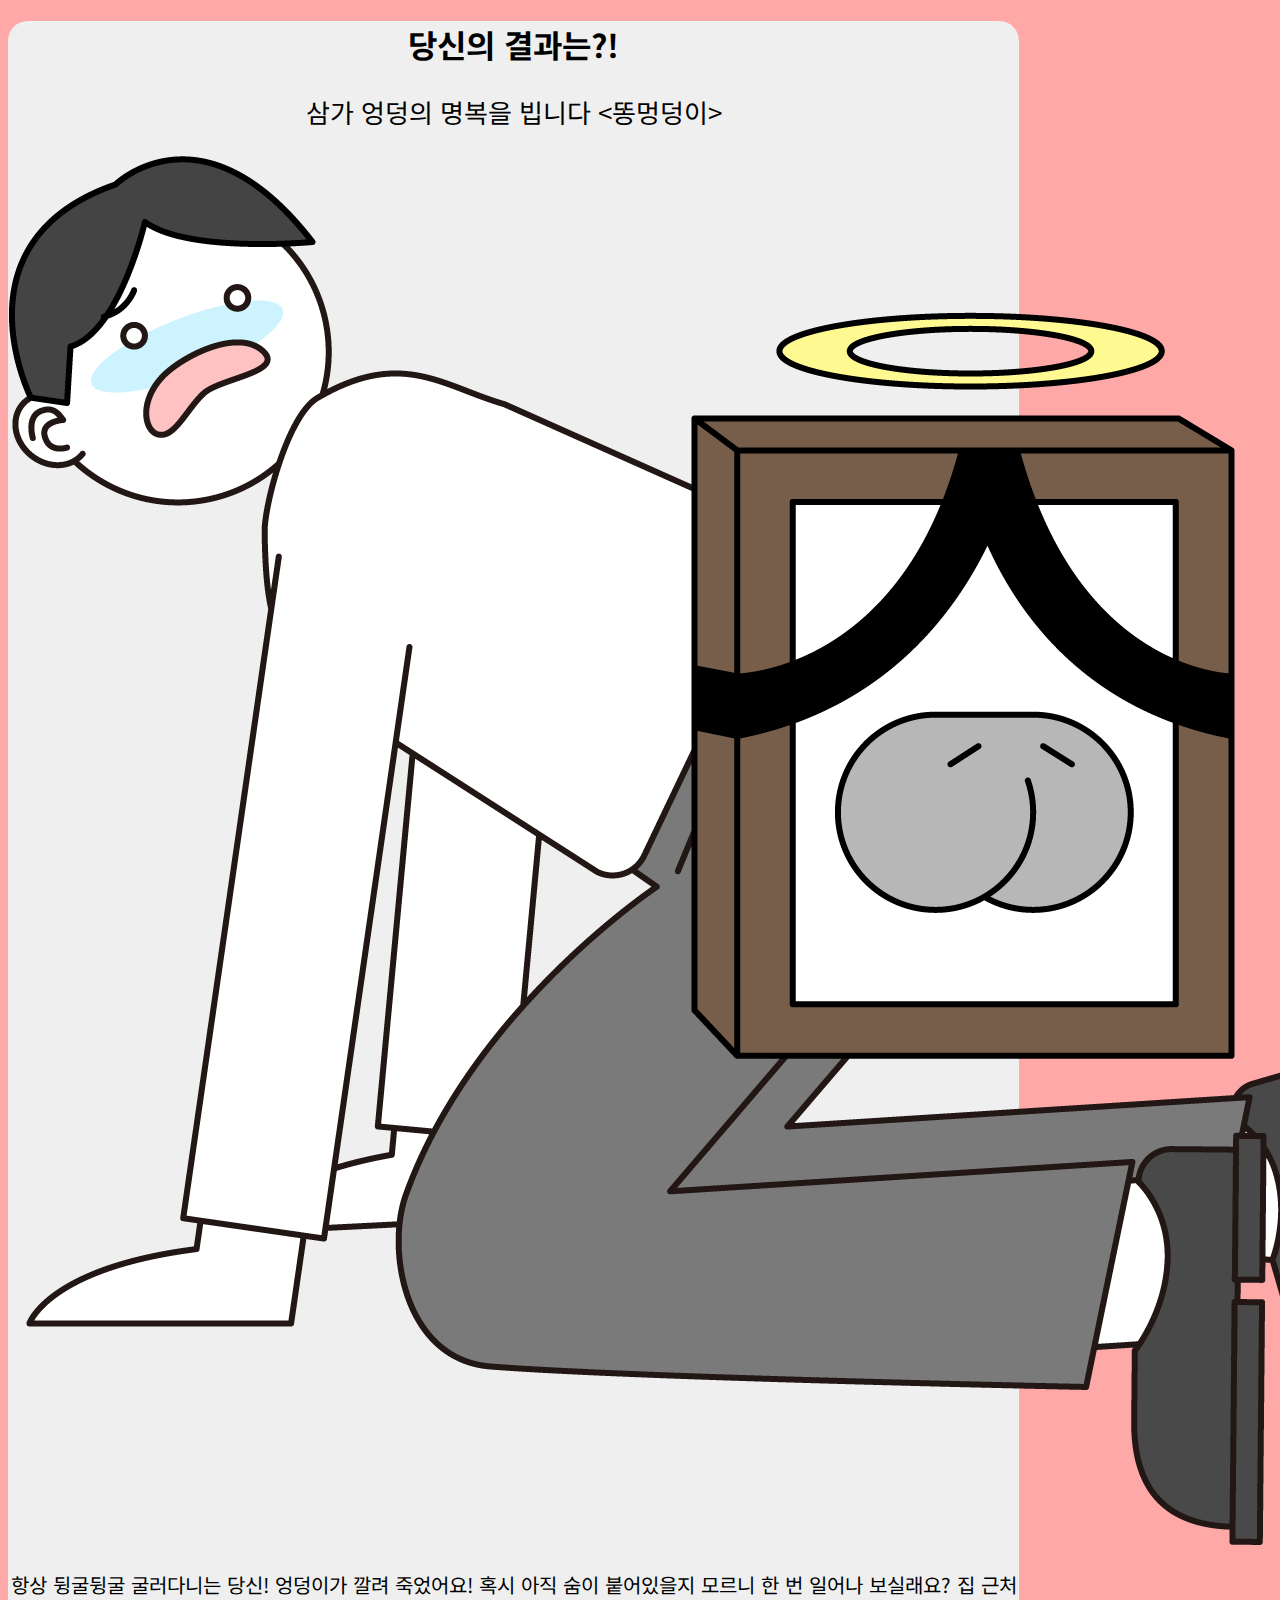
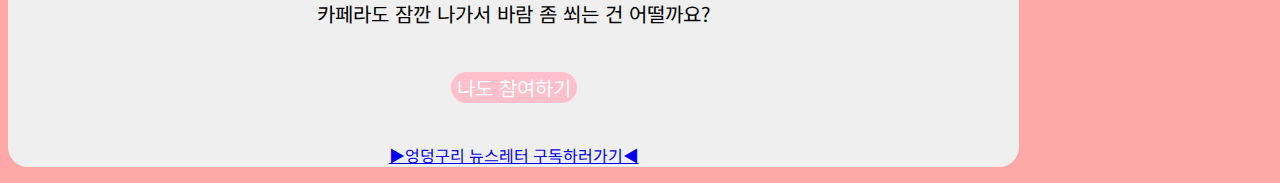
<file: page/result-0.html>
<!DOCTYPE html>
<html lang="ko" dir="ltr">

<head>
  <script data-ad-client="ca-pub-6852581021659517" async src="https://pagead2.googlesyndication.com/pagead/js/adsbygoogle.js"></script>
  <meta charset="utf-8">
  <meta name="viewport" content="width=device-width, initial-scale=1">
  <meta name="author" content="NPKstudio">
  <meta name="keywords" content="엉덩구리 테스트">
  <meta name="description" content="엉덩구리 테스트">

  <!-- sns share -->
  <meta property="og:url" content="https://ungdungtest.netlify.app" />
  <meta property="og:title" content="엉덩구리 테스트" />
  <meta property="og:type" content="website" />
  <meta property="og:image" content="..img/share.png" />
  <meta property="og:description" content="엉덩이 기억상실증 테스트" />

  <!--favicon-->
  <link rel="shortcut icon" href="..img/favicon.ico">
  <link rel="apple-touch-icon-precomposed" href="img/favicon.ico" />

  <title>엉덩구리 테스트</title>
  <link href="https://cdn.jsdelivr.net/npm/bootstrap@5.0.0-beta2/dist/css/bootstrap.min.css" rel="stylesheet" integrity="sha384-BmbxuPwQa2lc/FVzBcNJ7UAyJxM6wuqIj61tLrc4wSX0szH/Ev+nYRRuWlolflfl" crossorigin="anonymous">
  <link rel="preconnect" href="https://fonts.googleapis.com">
<link rel="preconnect" href="https://fonts.gstatic.com" crossorigin>
<link href="https://fonts.googleapis.com/css2?family=Noto+Sans+KR:wght@500&display=swap" rel="stylesheet">
  <link rel="stylesheet" href="../css/default.css">
  <link rel="stylesheet" href="../css/result.css">
  </head>
  <body>
    <section id="shareResult" class="mx-auto my-5 py-5 px-3">
      <h1>당신의 결과는?!</h1>
      <div class="resultname">
        <p>삼가 엉덩의 명복을 빕니다 <똥멍덩이></p>

      </div>
      <div id="resultImg" class="my-3 col-lg-6 col-md-8 col-sm-10 col-12 mx-auto">
        <img src="../img/image-0.png" alt="0" class="img-fluid"
      </div>
      <div class="resultDesc">
        <p>항상 뒹굴뒹굴 굴러다니는 당신! 엉덩이가 깔려 죽었어요! 혹시 아직 숨이 붙어있을지 모르니 한 번 일어나 보실래요? 집 근처 카페라도 잠깐 나가서 바람 좀 쐬는 건 어떨까요? </p>

      </div>
      <script type="text/javascript">
        function moveHome(){
          location.href = "/index.html"
        }
      </script>
      <br><button type="button" class="gohome mt-3 py-2 px-3" onclick="js:moveHome()">나도 참여하기</button><br><br>
      <p><a href="https://tumblbug.com/ungdung?ref=discover" target="_blank">▶︎엉덩구리 뉴스레터 구독하러가기◀︎</a></p>
    </section>
  </body>
</html>
</file>
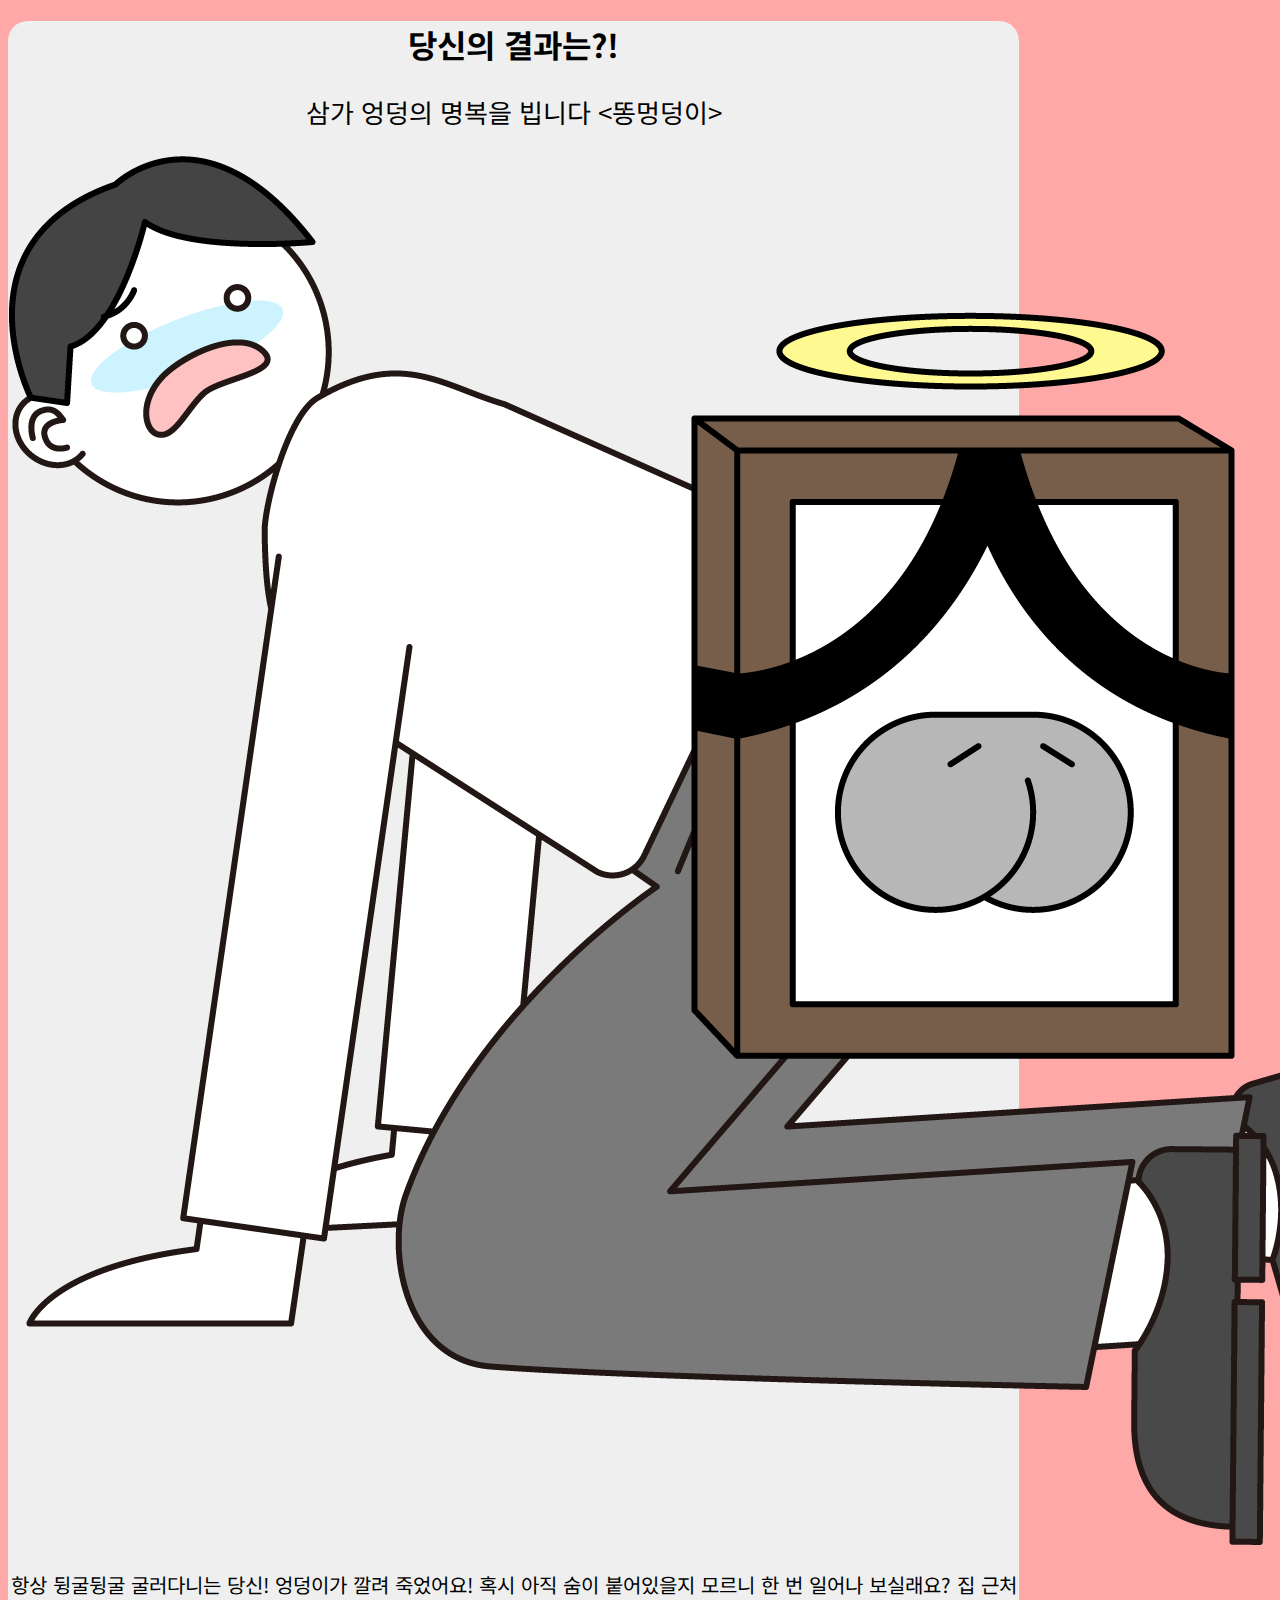
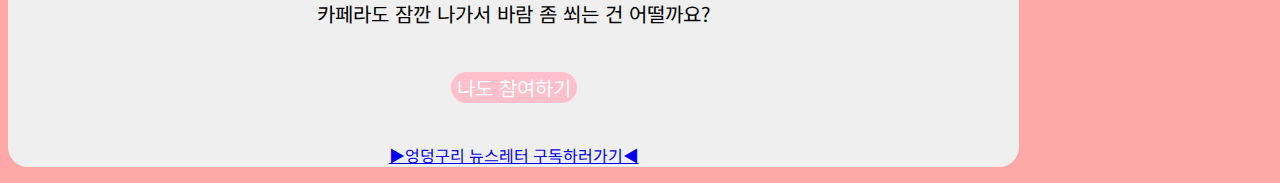
<file: page/result-1.html>
<!DOCTYPE html>
<html lang="ko" dir="ltr">

<head>
  <script data-ad-client="ca-pub-6852581021659517" async src="https://pagead2.googlesyndication.com/pagead/js/adsbygoogle.js"></script>
  <meta charset="utf-8">
  <meta name="viewport" content="width=device-width, initial-scale=1">
  <meta name="author" content="NPKstudio">
  <meta name="keywords" content="엉덩구리 테스트">
  <meta name="description" content="엉덩구리 테스트">

  <!-- sns share -->
  <meta property="og:url" content="https://ungdungtest.netlify.app" />
  <meta property="og:title" content="엉덩구리 테스트" />
  <meta property="og:type" content="website" />
  <meta property="og:image" content="..img/share.png" />
  <meta property="og:description" content="엉덩이 기억상실증 테스트" />

  <!--favicon-->
  <link rel="shortcut icon" href="..img/favicon.ico">
  <link rel="apple-touch-icon-precomposed" href="img/favicon.ico" />

  <title>엉덩구리 테스트</title>
  <link href="https://cdn.jsdelivr.net/npm/bootstrap@5.0.0-beta2/dist/css/bootstrap.min.css" rel="stylesheet" integrity="sha384-BmbxuPwQa2lc/FVzBcNJ7UAyJxM6wuqIj61tLrc4wSX0szH/Ev+nYRRuWlolflfl" crossorigin="anonymous">
  <link rel="preconnect" href="https://fonts.googleapis.com">
<link rel="preconnect" href="https://fonts.gstatic.com" crossorigin>
<link href="https://fonts.googleapis.com/css2?family=Noto+Sans+KR:wght@500&display=swap" rel="stylesheet">
  <link rel="stylesheet" href="../css/default.css">
  <link rel="stylesheet" href="../css/result.css">
  </head>
  <body>
    <section id="shareResult" class="mx-auto my-5 py-5 px-3">
      <h1>당신의 결과는?!</h1>
      <div class="resultname">
        <p>삼가 엉덩의 명복을 빕니다 <똥멍덩이></p>

      </div>
      <div id="resultImg" class="my-3 col-lg-6 col-md-8 col-sm-10 col-12 mx-auto">
        <img src="../img/image-1.png" alt="0" class="img-fluid"
      </div>
      <div class="resultDesc">
        <p>항상 뒹굴뒹굴 굴러다니는 당신! 엉덩이가 깔려 죽었어요! 혹시 아직 숨이 붙어있을지 모르니 한 번 일어나 보실래요? 집 근처 카페라도 잠깐 나가서 바람 좀 쐬는 건 어떨까요? </p>

      </div>
      <script type="text/javascript">
        function moveHome(){
          location.href = "/index.html"
        }
      </script>
      <br><button type="button" class="gohome mt-3 py-2 px-3" onclick="js:moveHome()">나도 참여하기</button><br><br>
      <p><a href="https://tumblbug.com/ungdung?ref=discover" target="_blank">▶︎엉덩구리 뉴스레터 구독하러가기◀︎</a></p>
    </section>
  </body>
</html>
</file>
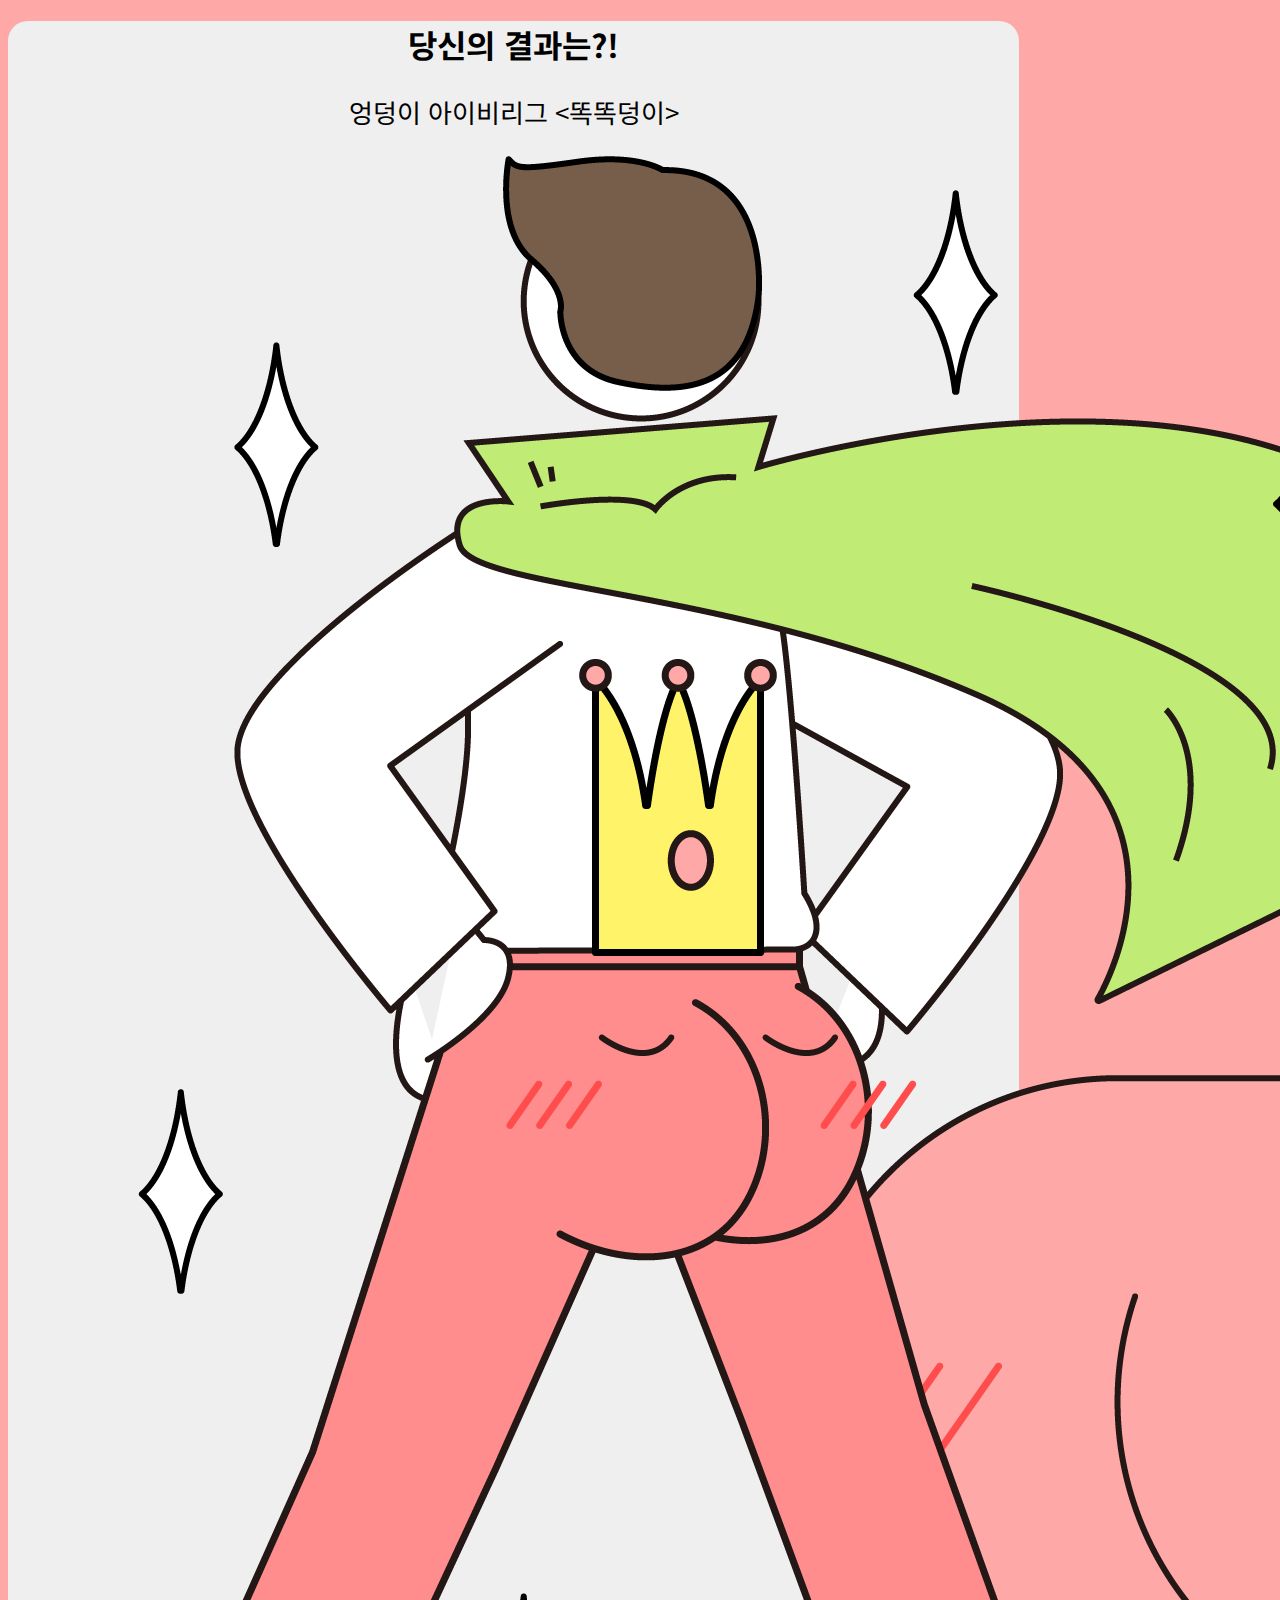
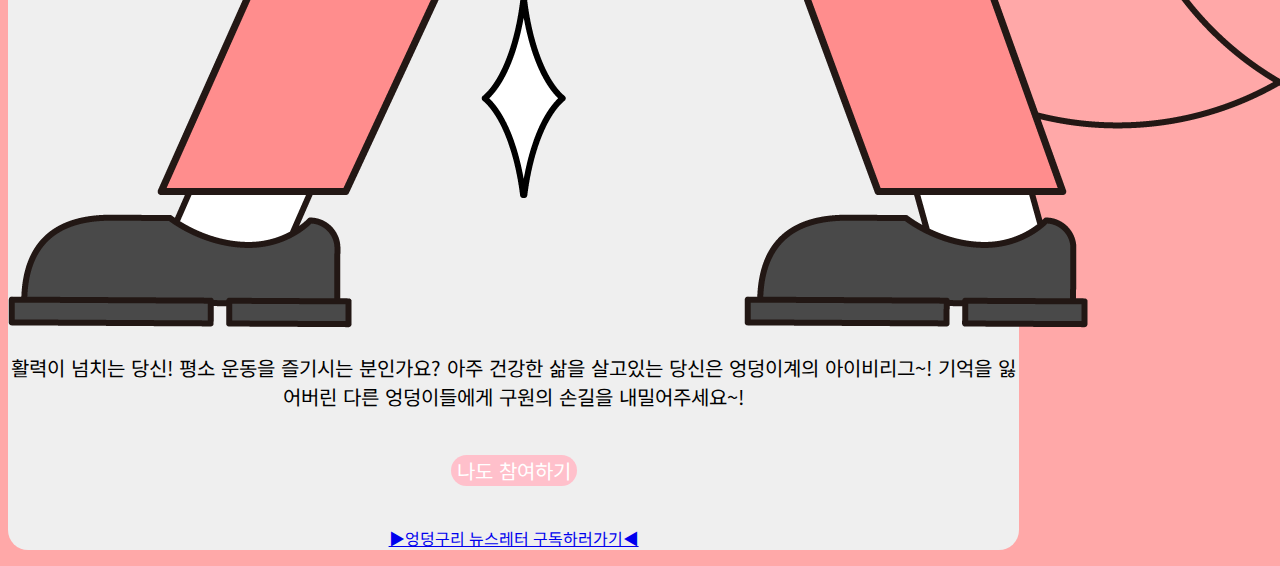
<file: page/result-10.html>
<!DOCTYPE html>
<html lang="ko" dir="ltr">

<head>
  <script data-ad-client="ca-pub-6852581021659517" async src="https://pagead2.googlesyndication.com/pagead/js/adsbygoogle.js"></script>
  <meta charset="utf-8">
  <meta name="viewport" content="width=device-width, initial-scale=1">
  <meta name="author" content="NPKstudio">
  <meta name="keywords" content="엉덩구리 테스트">
  <meta name="description" content="엉덩구리 테스트">

  <!-- sns share -->
  <meta property="og:url" content="https://ungdungtest.netlify.app" />
  <meta property="og:title" content="엉덩구리 테스트" />
  <meta property="og:type" content="website" />
  <meta property="og:image" content="..img/share.png" />
  <meta property="og:description" content="엉덩이 기억상실증 테스트" />

  <!--favicon-->
  <link rel="shortcut icon" href="..img/favicon.ico">
  <link rel="apple-touch-icon-precomposed" href="img/favicon.ico" />

  <title>엉덩구리 테스트</title>
  <link href="https://cdn.jsdelivr.net/npm/bootstrap@5.0.0-beta2/dist/css/bootstrap.min.css" rel="stylesheet" integrity="sha384-BmbxuPwQa2lc/FVzBcNJ7UAyJxM6wuqIj61tLrc4wSX0szH/Ev+nYRRuWlolflfl" crossorigin="anonymous">
  <link rel="preconnect" href="https://fonts.googleapis.com">
<link rel="preconnect" href="https://fonts.gstatic.com" crossorigin>
<link href="https://fonts.googleapis.com/css2?family=Noto+Sans+KR:wght@500&display=swap" rel="stylesheet">
  <link rel="stylesheet" href="../css/default.css">
  <link rel="stylesheet" href="../css/result.css">
  </head>
  <body>
    <section id="shareResult" class="mx-auto my-5 py-5 px-3">
      <h1>당신의 결과는?!</h1>
      <div class="resultname">
        <p>엉덩이 아이비리그 <똑똑덩이></p>

      </div>
      <div id="resultImg" class="my-3 col-lg-6 col-md-8 col-sm-10 col-12 mx-auto">
        <img src="../img/image-10.png" alt="0" class="img-fluid"
      </div>
      <div class="resultDesc">
        <p>활력이 넘치는 당신! 평소 운동을 즐기시는 분인가요? 아주 건강한 삶을 살고있는 당신은 엉덩이계의 아이비리그~! 기억을 잃어버린 다른 엉덩이들에게 구원의 손길을 내밀어주세요~! </p>

      </div>
      <script type="text/javascript">
        function moveHome(){
          location.href = "/index.html"
        }
      </script>
      <br><button type="button" class="gohome mt-3 py-2 px-3" onclick="js:moveHome()">나도 참여하기</button><br><br>
      <p><a href="https://tumblbug.com/ungdung?ref=discover" target="_blank">▶︎엉덩구리 뉴스레터 구독하러가기◀︎</a></p>
    </section>
  </body>
</html>
</file>
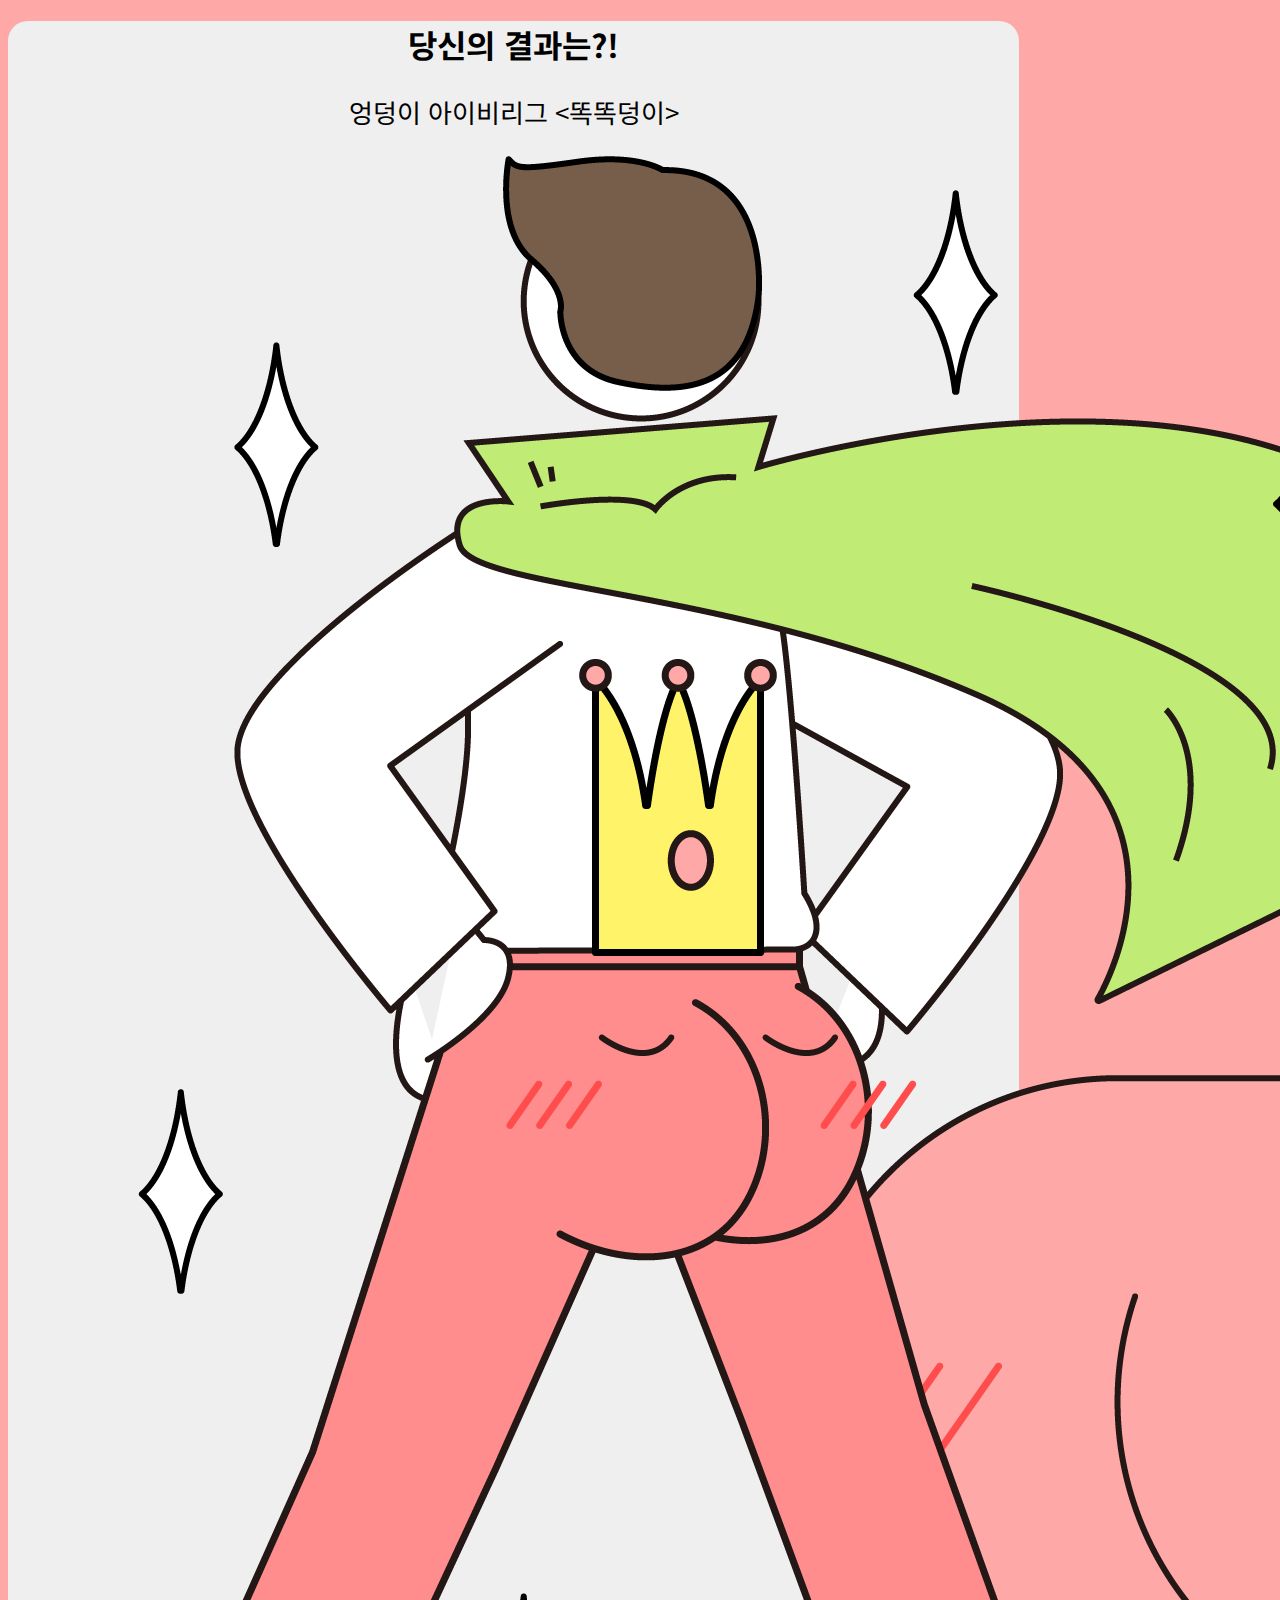
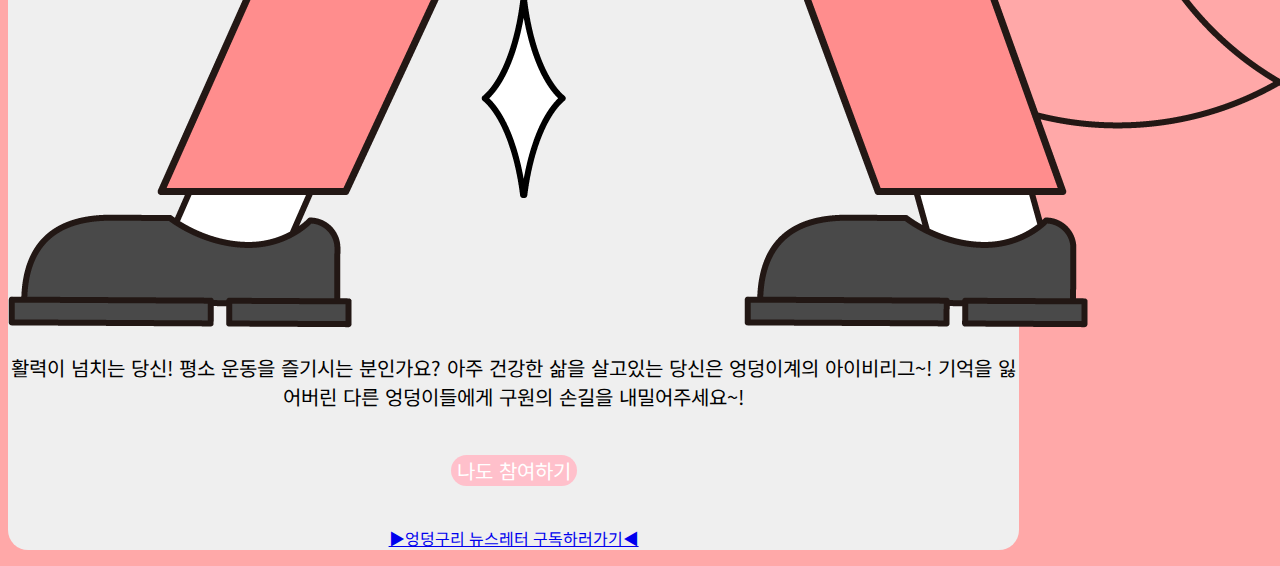
<file: page/result-11.html>
<!DOCTYPE html>
<html lang="ko" dir="ltr">

<head>
  <script data-ad-client="ca-pub-6852581021659517" async src="https://pagead2.googlesyndication.com/pagead/js/adsbygoogle.js"></script>
  <meta charset="utf-8">
  <meta name="viewport" content="width=device-width, initial-scale=1">
  <meta name="author" content="NPKstudio">
  <meta name="keywords" content="엉덩구리 테스트">
  <meta name="description" content="엉덩구리 테스트">

  <!-- sns share -->
  <meta property="og:url" content="https://ungdungtest.netlify.app" />
  <meta property="og:title" content="엉덩구리 테스트" />
  <meta property="og:type" content="website" />
  <meta property="og:image" content="..img/share.png" />
  <meta property="og:description" content="엉덩이 기억상실증 테스트" />

  <!--favicon-->
  <link rel="shortcut icon" href="..img/favicon.ico">
  <link rel="apple-touch-icon-precomposed" href="img/favicon.ico" />

  <title>엉덩구리 테스트</title>
  <link href="https://cdn.jsdelivr.net/npm/bootstrap@5.0.0-beta2/dist/css/bootstrap.min.css" rel="stylesheet" integrity="sha384-BmbxuPwQa2lc/FVzBcNJ7UAyJxM6wuqIj61tLrc4wSX0szH/Ev+nYRRuWlolflfl" crossorigin="anonymous">
  <link rel="preconnect" href="https://fonts.googleapis.com">
<link rel="preconnect" href="https://fonts.gstatic.com" crossorigin>
<link href="https://fonts.googleapis.com/css2?family=Noto+Sans+KR:wght@500&display=swap" rel="stylesheet">
  <link rel="stylesheet" href="../css/default.css">
  <link rel="stylesheet" href="../css/result.css">
  </head>
  <body>
    <section id="shareResult" class="mx-auto my-5 py-5 px-3">
      <h1>당신의 결과는?!</h1>
      <div class="resultname">
        <p>엉덩이 아이비리그 <똑똑덩이></p>

      </div>
      <div id="resultImg" class="my-3 col-lg-6 col-md-8 col-sm-10 col-12 mx-auto">
        <img src="../img/image-11.png" alt="0" class="img-fluid"
      </div>
      <div class="resultDesc">
        <p>활력이 넘치는 당신! 평소 운동을 즐기시는 분인가요? 아주 건강한 삶을 살고있는 당신은 엉덩이계의 아이비리그~! 기억을 잃어버린 다른 엉덩이들에게 구원의 손길을 내밀어주세요~! </p>

      </div>
      <script type="text/javascript">
        function moveHome(){
          location.href = "/index.html"
        }
      </script>
      <br><button type="button" class="gohome mt-3 py-2 px-3" onclick="js:moveHome()">나도 참여하기</button><br><br>
      <p><a href="https://tumblbug.com/ungdung?ref=discover" target="_blank">▶︎엉덩구리 뉴스레터 구독하러가기◀︎</a></p>
    </section>
  </body>
</html>
</file>
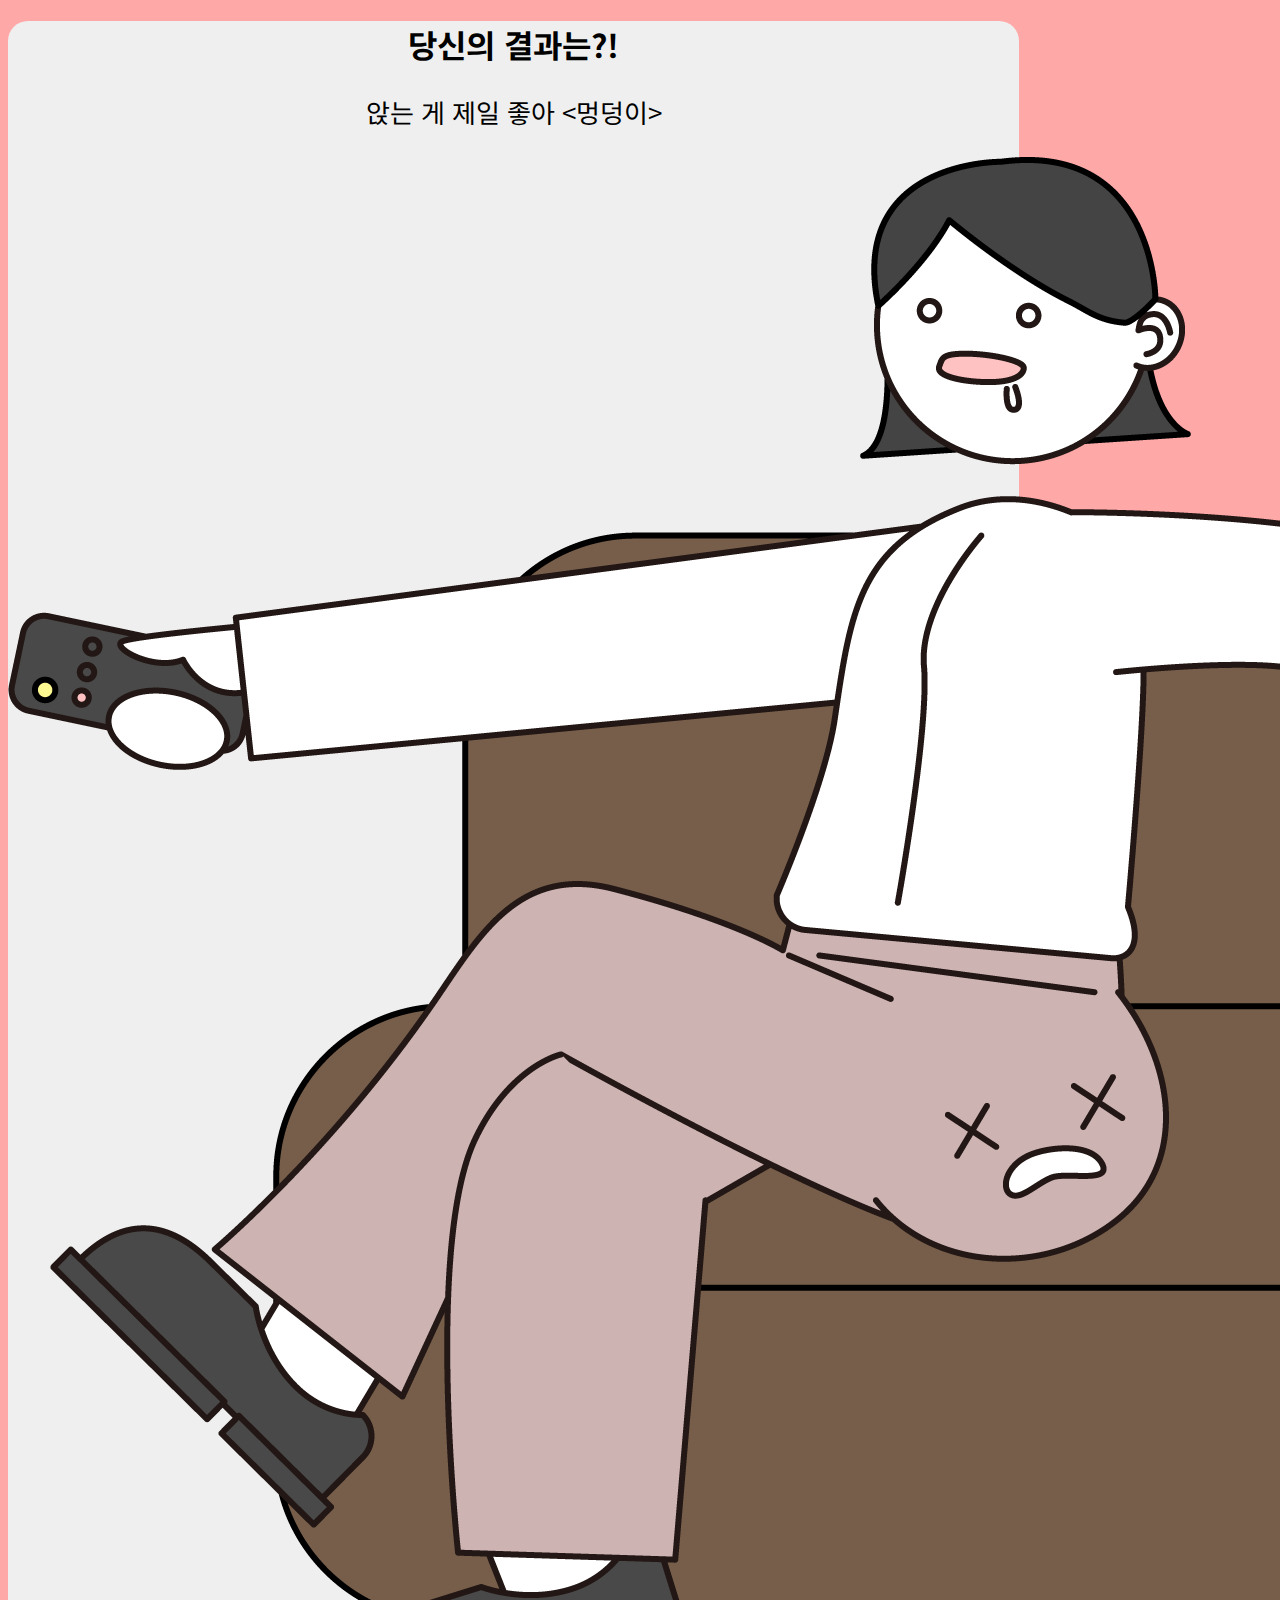
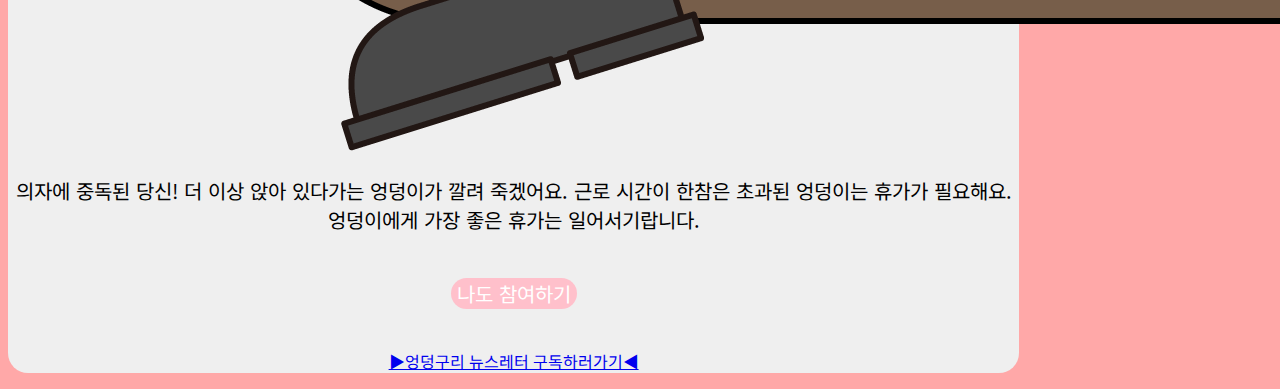
<file: page/result-2.html>
<!DOCTYPE html>
<html lang="ko" dir="ltr">

<head>
  <script data-ad-client="ca-pub-6852581021659517" async src="https://pagead2.googlesyndication.com/pagead/js/adsbygoogle.js"></script>
  <meta charset="utf-8">
  <meta name="viewport" content="width=device-width, initial-scale=1">
  <meta name="author" content="NPKstudio">
  <meta name="keywords" content="엉덩구리 테스트">
  <meta name="description" content="엉덩구리 테스트">

  <!-- sns share -->
  <meta property="og:url" content="https://ungdungtest.netlify.app" />
  <meta property="og:title" content="엉덩구리 테스트" />
  <meta property="og:type" content="website" />
  <meta property="og:image" content="..img/share.png" />
  <meta property="og:description" content="엉덩이 기억상실증 테스트" />

  <!--favicon-->
  <link rel="shortcut icon" href="..img/favicon.ico">
  <link rel="apple-touch-icon-precomposed" href="img/favicon.ico" />

  <title>엉덩구리 테스트</title>
  <link href="https://cdn.jsdelivr.net/npm/bootstrap@5.0.0-beta2/dist/css/bootstrap.min.css" rel="stylesheet" integrity="sha384-BmbxuPwQa2lc/FVzBcNJ7UAyJxM6wuqIj61tLrc4wSX0szH/Ev+nYRRuWlolflfl" crossorigin="anonymous">
  <link rel="preconnect" href="https://fonts.googleapis.com">
<link rel="preconnect" href="https://fonts.gstatic.com" crossorigin>
<link href="https://fonts.googleapis.com/css2?family=Noto+Sans+KR:wght@500&display=swap" rel="stylesheet">
  <link rel="stylesheet" href="../css/default.css">
  <link rel="stylesheet" href="../css/result.css">
  </head>
  <body>
    <section id="shareResult" class="mx-auto my-5 py-5 px-3">
      <h1>당신의 결과는?!</h1>
      <div class="resultname">
        <p>앉는 게 제일 좋아 <멍덩이></p>

      </div>
      <div id="resultImg" class="my-3 col-lg-6 col-md-8 col-sm-10 col-12 mx-auto">
        <img src="../img/image-2.png" alt="0" class="img-fluid"
      </div>
      <div class="resultDesc">
        <p>의자에 중독된 당신! 더 이상 앉아 있다가는 엉덩이가 깔려 죽겠어요. 근로 시간이 한참은 초과된 엉덩이는 휴가가 필요해요. 엉덩이에게 가장 좋은 휴가는 일어서기랍니다. </p>

      </div>
      <script type="text/javascript">
        function moveHome(){
          location.href = "/index.html"
        }
      </script>
      <br><button type="button" class="gohome mt-3 py-2 px-3" onclick="js:moveHome()">나도 참여하기</button><br><br>
      <p><a href="https://tumblbug.com/ungdung?ref=discover" target="_blank">▶︎엉덩구리 뉴스레터 구독하러가기◀︎</a></p>
    </section>
  </body>
</html>
</file>
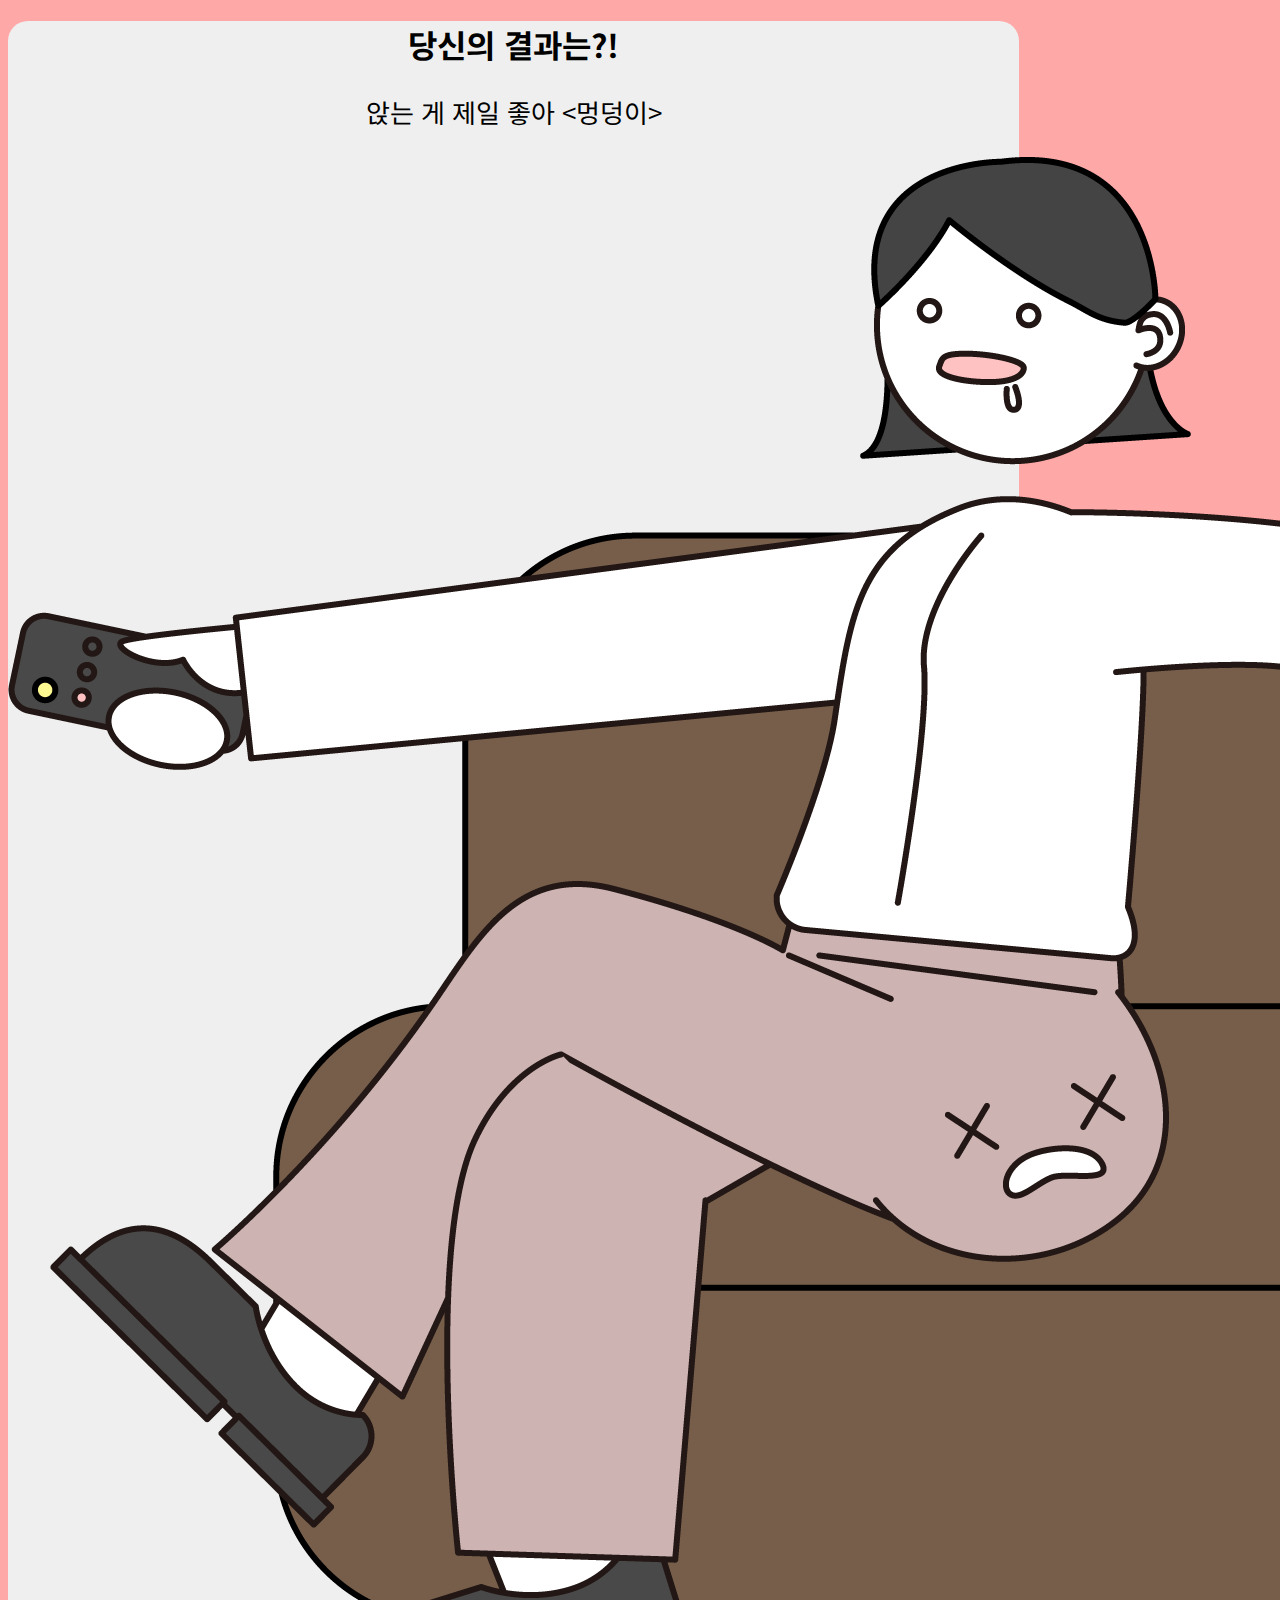
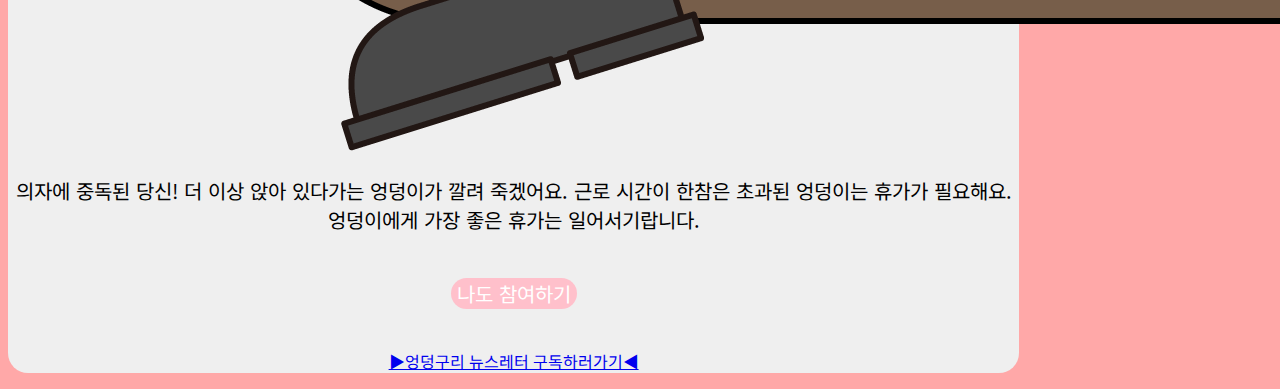
<file: page/result-3.html>
<!DOCTYPE html>
<html lang="ko" dir="ltr">

<head>
  <script data-ad-client="ca-pub-6852581021659517" async src="https://pagead2.googlesyndication.com/pagead/js/adsbygoogle.js"></script>
  <meta charset="utf-8">
  <meta name="viewport" content="width=device-width, initial-scale=1">
  <meta name="author" content="NPKstudio">
  <meta name="keywords" content="엉덩구리 테스트">
  <meta name="description" content="엉덩구리 테스트">

  <!-- sns share -->
  <meta property="og:url" content="https://ungdungtest.netlify.app" />
  <meta property="og:title" content="엉덩구리 테스트" />
  <meta property="og:type" content="website" />
  <meta property="og:image" content="..img/share.png" />
  <meta property="og:description" content="엉덩이 기억상실증 테스트" />

  <!--favicon-->
  <link rel="shortcut icon" href="..img/favicon.ico">
  <link rel="apple-touch-icon-precomposed" href="img/favicon.ico" />

  <title>엉덩구리 테스트</title>
  <link href="https://cdn.jsdelivr.net/npm/bootstrap@5.0.0-beta2/dist/css/bootstrap.min.css" rel="stylesheet" integrity="sha384-BmbxuPwQa2lc/FVzBcNJ7UAyJxM6wuqIj61tLrc4wSX0szH/Ev+nYRRuWlolflfl" crossorigin="anonymous">
  <link rel="preconnect" href="https://fonts.googleapis.com">
<link rel="preconnect" href="https://fonts.gstatic.com" crossorigin>
<link href="https://fonts.googleapis.com/css2?family=Noto+Sans+KR:wght@500&display=swap" rel="stylesheet">
  <link rel="stylesheet" href="../css/default.css">
  <link rel="stylesheet" href="../css/result.css">
  </head>
  <body>
    <section id="shareResult" class="mx-auto my-5 py-5 px-3">
      <h1>당신의 결과는?!</h1>
      <div class="resultname">
        <p>앉는 게 제일 좋아 <멍덩이></p>

      </div>
      <div id="resultImg" class="my-3 col-lg-6 col-md-8 col-sm-10 col-12 mx-auto">
        <img src="../img/image-3.png" alt="0" class="img-fluid"
      </div>
      <div class="resultDesc">
        <p>의자에 중독된 당신! 더 이상 앉아 있다가는 엉덩이가 깔려 죽겠어요. 근로 시간이 한참은 초과된 엉덩이는 휴가가 필요해요. 엉덩이에게 가장 좋은 휴가는 일어서기랍니다. </p>

      </div>
      <script type="text/javascript">
        function moveHome(){
          location.href = "/index.html"
        }
      </script>
      <br><button type="button" class="gohome mt-3 py-2 px-3" onclick="js:moveHome()">나도 참여하기</button><br><br>
      <p><a href="https://tumblbug.com/ungdung?ref=discover" target="_blank">▶︎엉덩구리 뉴스레터 구독하러가기◀︎</a></p>
    </section>
  </body>
</html>
</file>
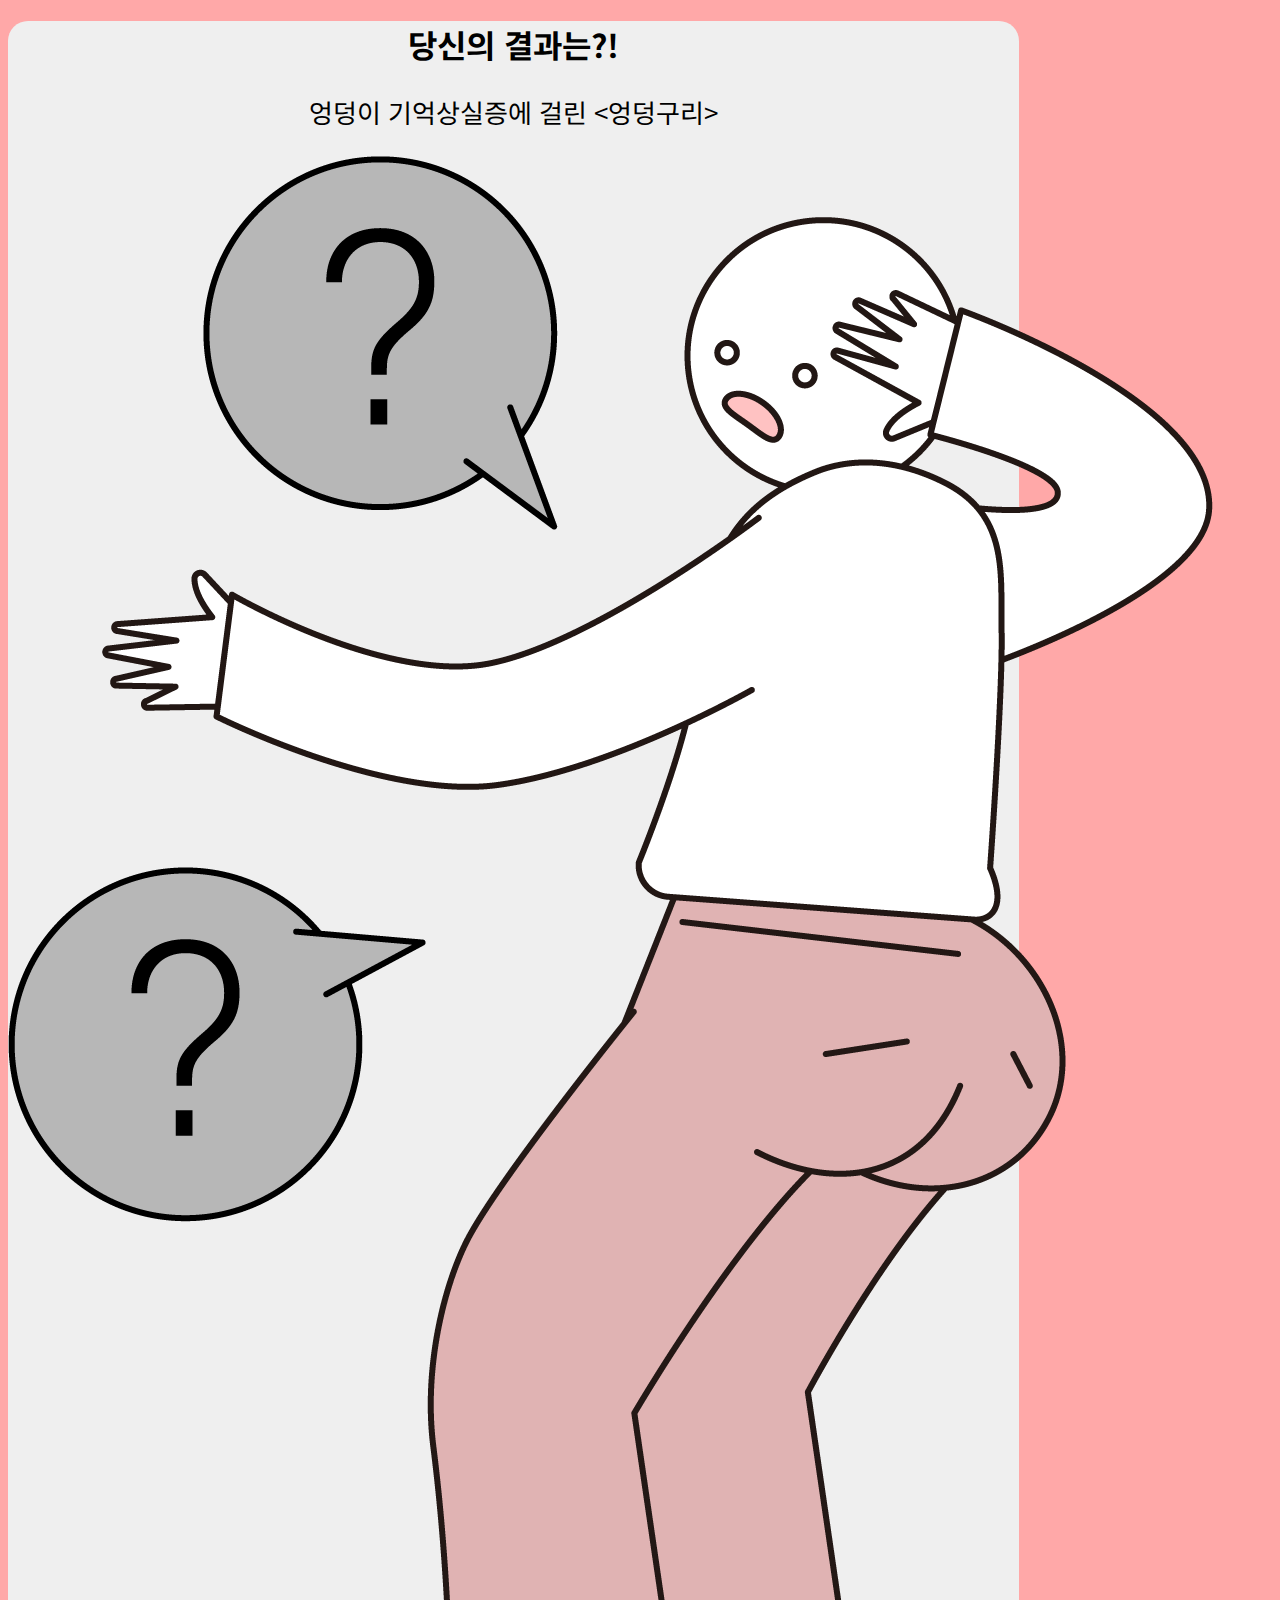
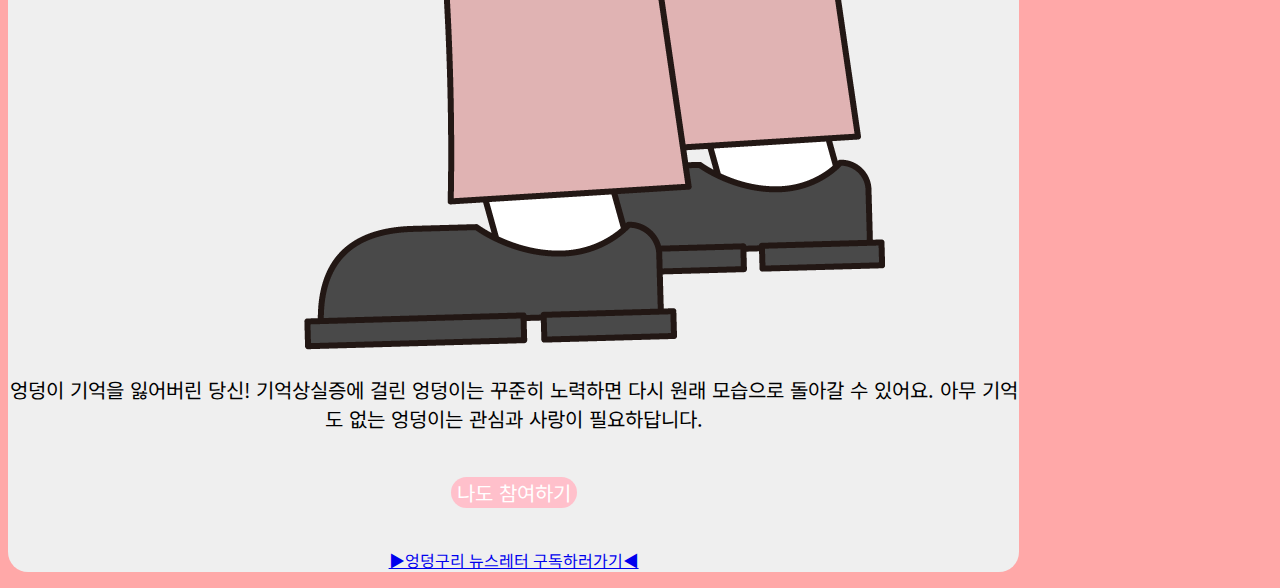
<file: page/result-4.html>
<!DOCTYPE html>
<html lang="ko" dir="ltr">

<head>
  <script data-ad-client="ca-pub-6852581021659517" async src="https://pagead2.googlesyndication.com/pagead/js/adsbygoogle.js"></script>
  <meta charset="utf-8">
  <meta name="viewport" content="width=device-width, initial-scale=1">
  <meta name="author" content="NPKstudio">
  <meta name="keywords" content="엉덩구리 테스트">
  <meta name="description" content="엉덩구리 테스트">

  <!-- sns share -->
  <meta property="og:url" content="https://ungdungtest.netlify.app" />
  <meta property="og:title" content="엉덩구리 테스트" />
  <meta property="og:type" content="website" />
  <meta property="og:image" content="..img/share.png" />
  <meta property="og:description" content="엉덩이 기억상실증 테스트" />

  <!--favicon-->
  <link rel="shortcut icon" href="..img/favicon.ico">
  <link rel="apple-touch-icon-precomposed" href="img/favicon.ico" />

  <title>엉덩구리 테스트</title>
  <link href="https://cdn.jsdelivr.net/npm/bootstrap@5.0.0-beta2/dist/css/bootstrap.min.css" rel="stylesheet" integrity="sha384-BmbxuPwQa2lc/FVzBcNJ7UAyJxM6wuqIj61tLrc4wSX0szH/Ev+nYRRuWlolflfl" crossorigin="anonymous">
  <link rel="preconnect" href="https://fonts.googleapis.com">
<link rel="preconnect" href="https://fonts.gstatic.com" crossorigin>
<link href="https://fonts.googleapis.com/css2?family=Noto+Sans+KR:wght@500&display=swap" rel="stylesheet">
  <link rel="stylesheet" href="../css/default.css">
  <link rel="stylesheet" href="../css/result.css">
  </head>
  <body>
    <section id="shareResult" class="mx-auto my-5 py-5 px-3">
      <h1>당신의 결과는?!</h1>
      <div class="resultname">
        <p>엉덩이 기억상실증에 걸린 <엉덩구리></p>

      </div>
      <div id="resultImg" class="my-3 col-lg-6 col-md-8 col-sm-10 col-12 mx-auto">
        <img src="../img/image-4.png" alt="0" class="img-fluid"
      </div>
      <div class="resultDesc">
        <p>엉덩이 기억을 잃어버린 당신! 기억상실증에 걸린 엉덩이는 꾸준히 노력하면 다시 원래 모습으로 돌아갈 수 있어요. 아무 기억도 없는 엉덩이는 관심과 사랑이 필요하답니다. </p>

      </div>
      <script type="text/javascript">
        function moveHome(){
          location.href = "/index.html"
        }
      </script>
      <br><button type="button" class="gohome mt-3 py-2 px-3" onclick="js:moveHome()">나도 참여하기</button><br><br>
      <p><a href="https://tumblbug.com/ungdung?ref=discover" target="_blank">▶︎엉덩구리 뉴스레터 구독하러가기◀︎</a></p>
    </section>
  </body>
</html>
</file>
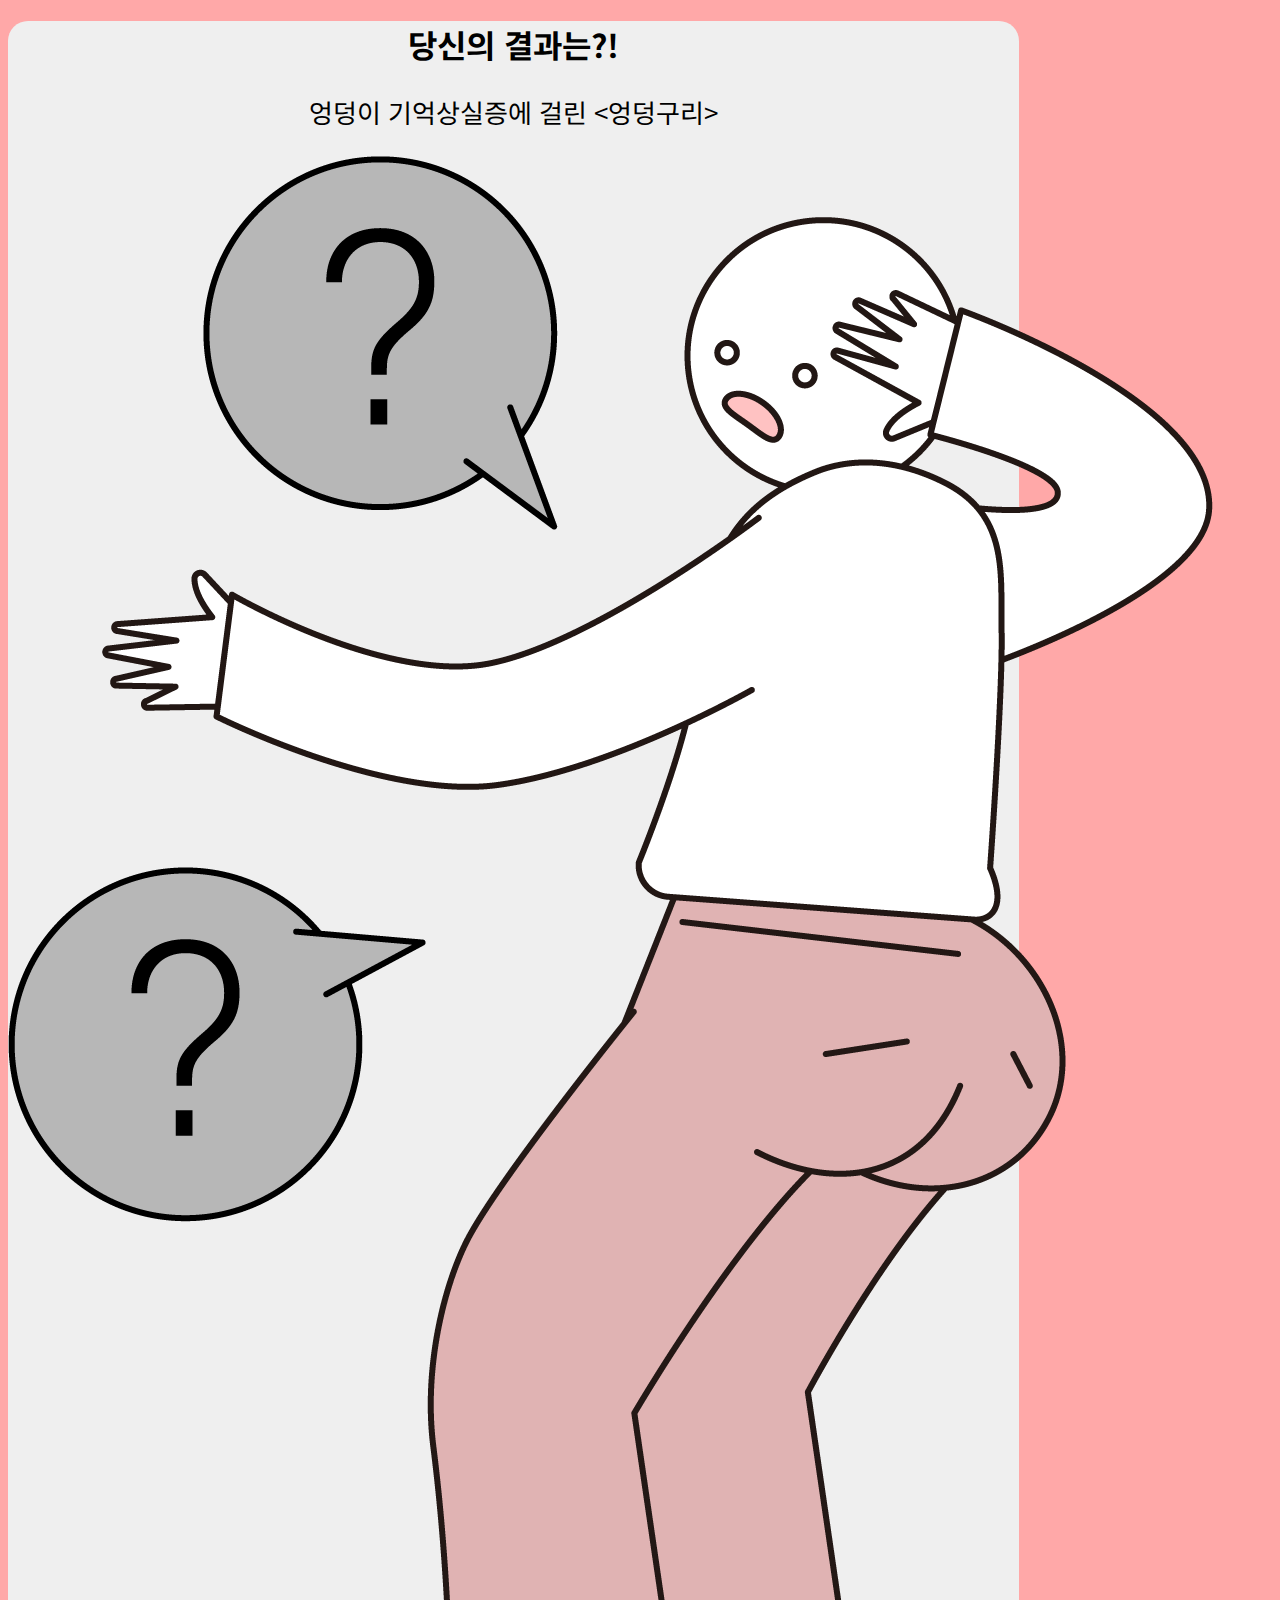
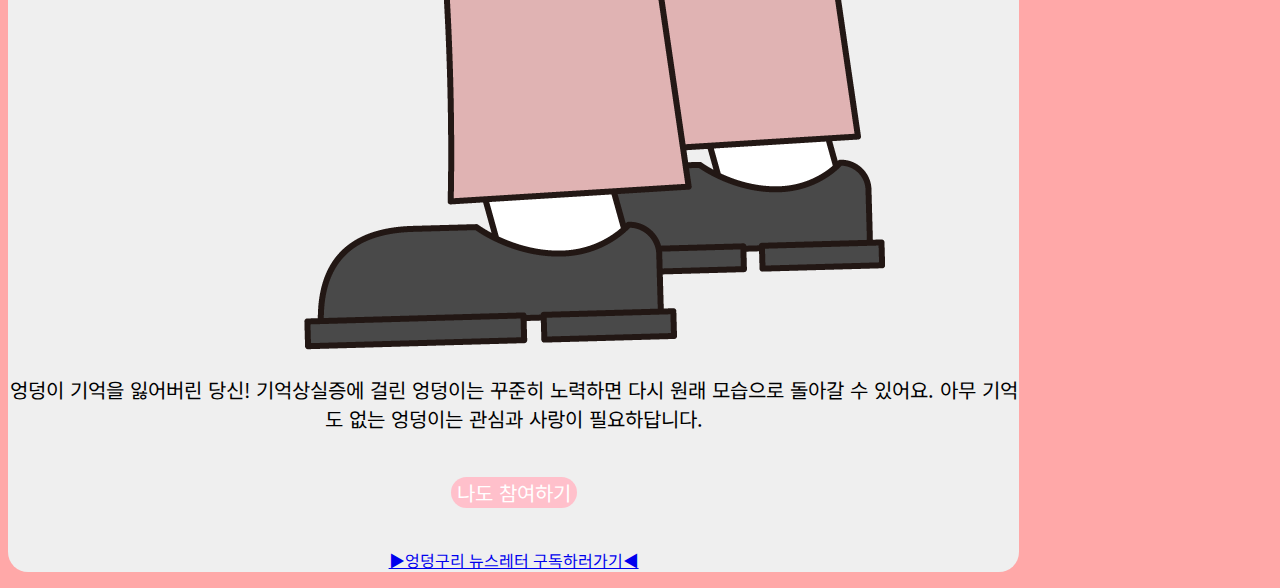
<file: page/result-5.html>
<!DOCTYPE html>
<html lang="ko" dir="ltr">

<head>
  <script data-ad-client="ca-pub-6852581021659517" async src="https://pagead2.googlesyndication.com/pagead/js/adsbygoogle.js"></script>
  <meta charset="utf-8">
  <meta name="viewport" content="width=device-width, initial-scale=1">
  <meta name="author" content="NPKstudio">
  <meta name="keywords" content="엉덩구리 테스트">
  <meta name="description" content="엉덩구리 테스트">

  <!-- sns share -->
  <meta property="og:url" content="https://ungdungtest.netlify.app" />
  <meta property="og:title" content="엉덩구리 테스트" />
  <meta property="og:type" content="website" />
  <meta property="og:image" content="..img/share.png" />
  <meta property="og:description" content="엉덩이 기억상실증 테스트" />

  <!--favicon-->
  <link rel="shortcut icon" href="..img/favicon.ico">
  <link rel="apple-touch-icon-precomposed" href="img/favicon.ico" />

  <title>엉덩구리 테스트</title>
  <link href="https://cdn.jsdelivr.net/npm/bootstrap@5.0.0-beta2/dist/css/bootstrap.min.css" rel="stylesheet" integrity="sha384-BmbxuPwQa2lc/FVzBcNJ7UAyJxM6wuqIj61tLrc4wSX0szH/Ev+nYRRuWlolflfl" crossorigin="anonymous">
  <link rel="preconnect" href="https://fonts.googleapis.com">
<link rel="preconnect" href="https://fonts.gstatic.com" crossorigin>
<link href="https://fonts.googleapis.com/css2?family=Noto+Sans+KR:wght@500&display=swap" rel="stylesheet">
  <link rel="stylesheet" href="../css/default.css">
  <link rel="stylesheet" href="../css/result.css">
  </head>
  <body>
    <section id="shareResult" class="mx-auto my-5 py-5 px-3">
      <h1>당신의 결과는?!</h1>
      <div class="resultname">
        <p>엉덩이 기억상실증에 걸린 <엉덩구리></p>

      </div>
      <div id="resultImg" class="my-3 col-lg-6 col-md-8 col-sm-10 col-12 mx-auto">
        <img src="../img/image-5.png" alt="0" class="img-fluid"
      </div>
      <div class="resultDesc">
        <p>엉덩이 기억을 잃어버린 당신! 기억상실증에 걸린 엉덩이는 꾸준히 노력하면 다시 원래 모습으로 돌아갈 수 있어요. 아무 기억도 없는 엉덩이는 관심과 사랑이 필요하답니다. </p>

      </div>
      <script type="text/javascript">
        function moveHome(){
          location.href = "/index.html"
        }
      </script>
      <br><button type="button" class="gohome mt-3 py-2 px-3" onclick="js:moveHome()">나도 참여하기</button><br><br>
      <p><a href="https://tumblbug.com/ungdung?ref=discover" target="_blank">▶︎엉덩구리 뉴스레터 구독하러가기◀︎</a></p>
    </section>
  </body>
</html>
</file>
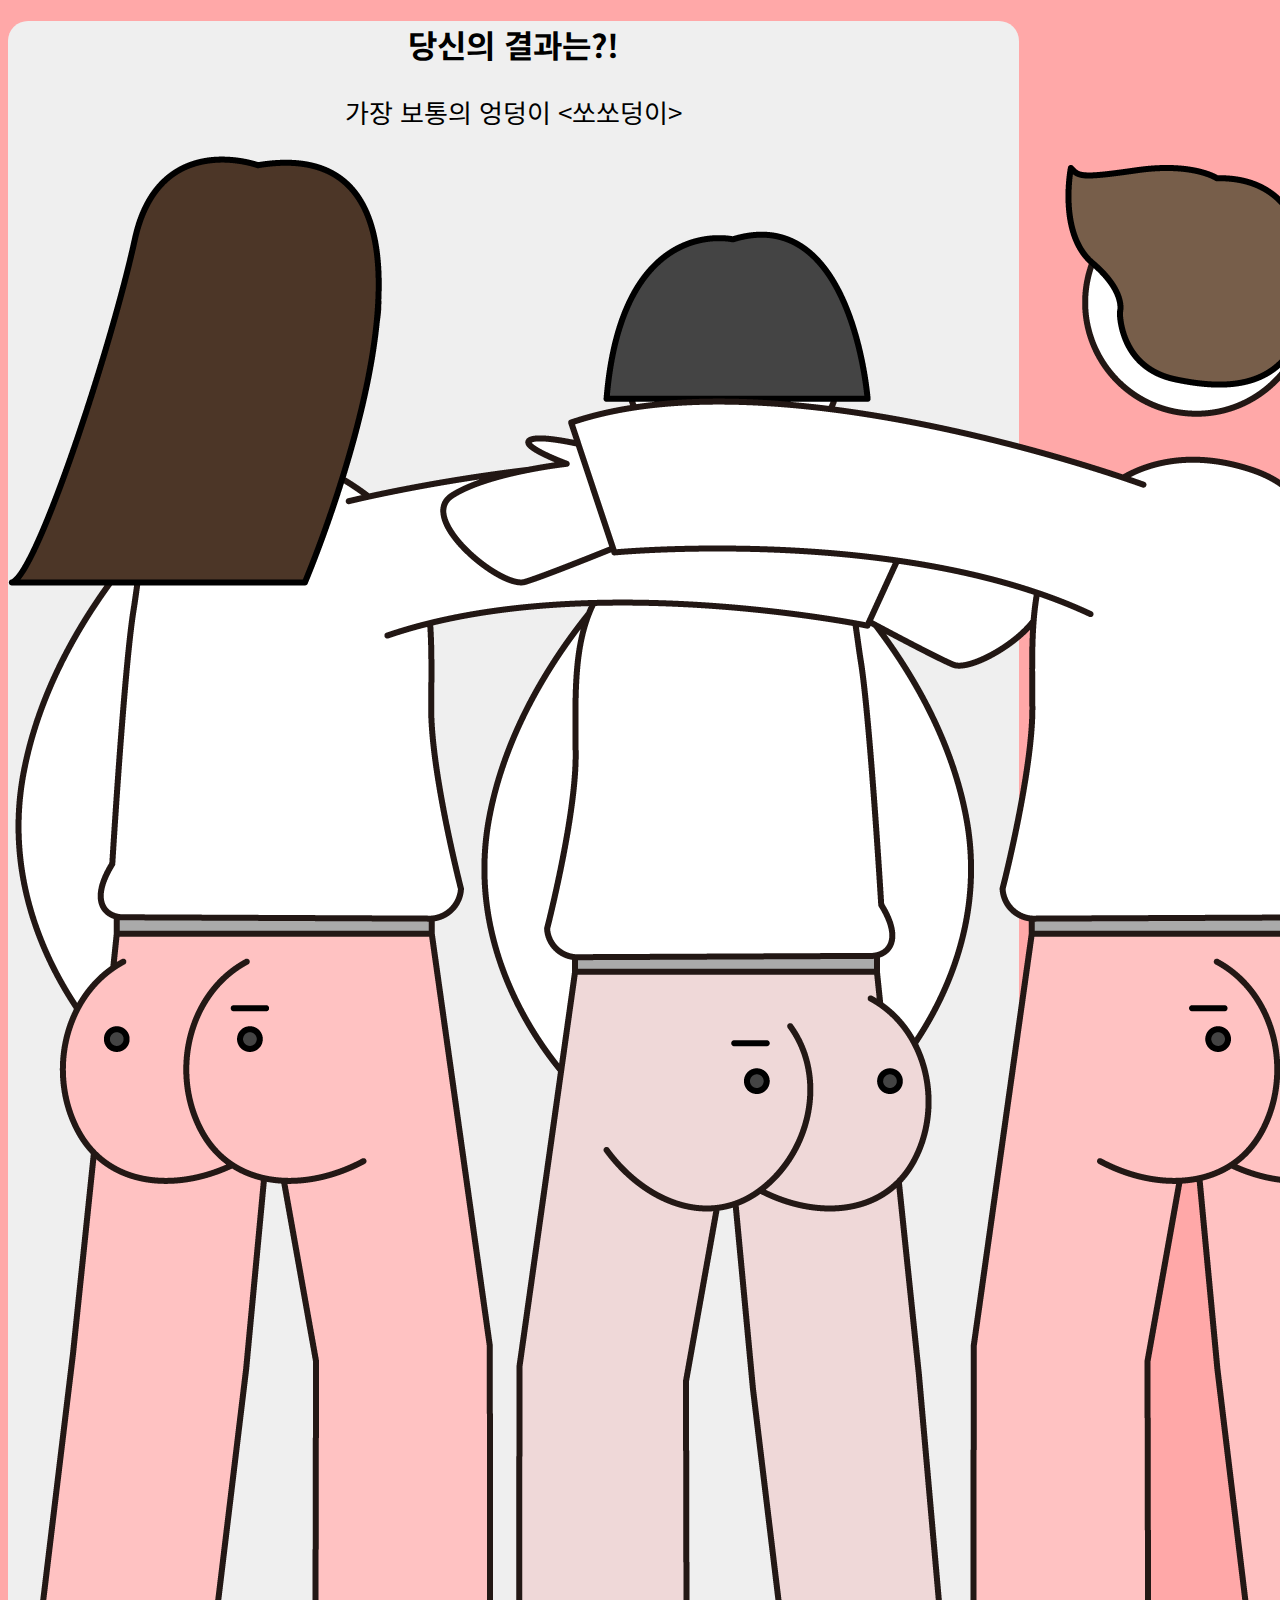
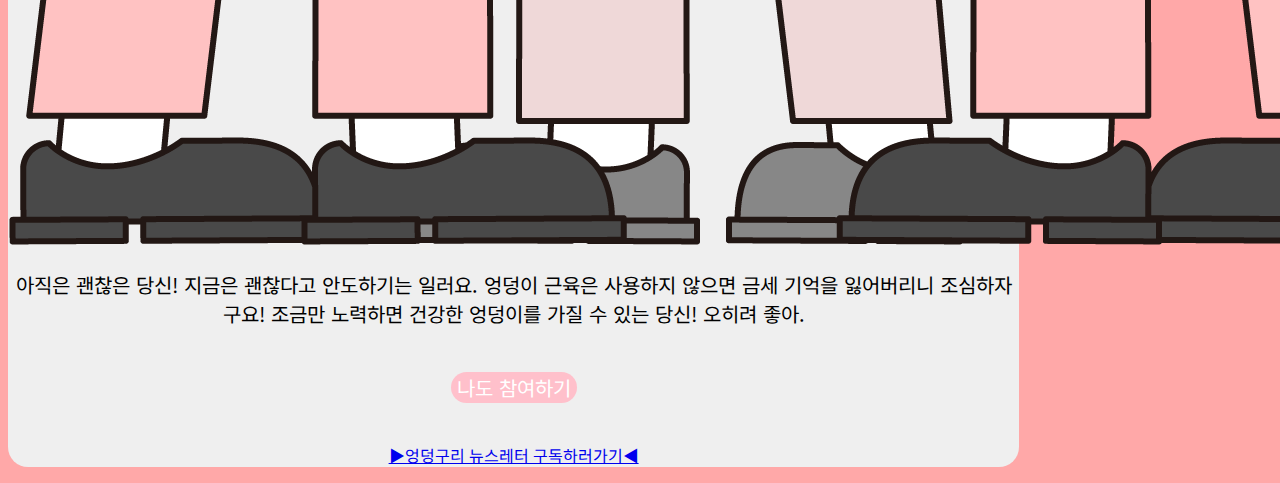
<file: page/result-6.html>
<!DOCTYPE html>
<html lang="ko" dir="ltr">

<head>
  <script data-ad-client="ca-pub-6852581021659517" async src="https://pagead2.googlesyndication.com/pagead/js/adsbygoogle.js"></script>
  <meta charset="utf-8">
  <meta name="viewport" content="width=device-width, initial-scale=1">
  <meta name="author" content="NPKstudio">
  <meta name="keywords" content="엉덩구리 테스트">
  <meta name="description" content="엉덩구리 테스트">

  <!-- sns share -->
  <meta property="og:url" content="https://ungdungtest.netlify.app" />
  <meta property="og:title" content="엉덩구리 테스트" />
  <meta property="og:type" content="website" />
  <meta property="og:image" content="..img/share.png" />
  <meta property="og:description" content="엉덩이 기억상실증 테스트" />

  <!--favicon-->
  <link rel="shortcut icon" href="..img/favicon.ico">
  <link rel="apple-touch-icon-precomposed" href="img/favicon.ico" />

  <title>엉덩구리 테스트</title>
  <link href="https://cdn.jsdelivr.net/npm/bootstrap@5.0.0-beta2/dist/css/bootstrap.min.css" rel="stylesheet" integrity="sha384-BmbxuPwQa2lc/FVzBcNJ7UAyJxM6wuqIj61tLrc4wSX0szH/Ev+nYRRuWlolflfl" crossorigin="anonymous">
  <link rel="preconnect" href="https://fonts.googleapis.com">
<link rel="preconnect" href="https://fonts.gstatic.com" crossorigin>
<link href="https://fonts.googleapis.com/css2?family=Noto+Sans+KR:wght@500&display=swap" rel="stylesheet">
  <link rel="stylesheet" href="../css/default.css">
  <link rel="stylesheet" href="../css/result.css">
  </head>
  <body>
    <section id="shareResult" class="mx-auto my-5 py-5 px-3">
      <h1>당신의 결과는?!</h1>
      <div class="resultname">
        <p>가장 보통의 엉덩이 <쏘쏘덩이></p>

      </div>
      <div id="resultImg" class="my-3 col-lg-6 col-md-8 col-sm-10 col-12 mx-auto">
        <img src="../img/image-6.png" alt="0" class="img-fluid"
      </div>
      <div class="resultDesc">
        <p>아직은 괜찮은 당신! 지금은 괜찮다고 안도하기는 일러요. 엉덩이 근육은 사용하지 않으면 금세 기억을 잃어버리니 조심하자구요! 조금만 노력하면 건강한 엉덩이를 가질 수 있는 당신! 오히려 좋아. </p>

      </div>
      <script type="text/javascript">
        function moveHome(){
          location.href = "/index.html"
        }
      </script>
      <br><button type="button" class="gohome mt-3 py-2 px-3" onclick="js:moveHome()">나도 참여하기</button><br><br>
      <p><a href="https://tumblbug.com/ungdung?ref=discover" target="_blank">▶︎엉덩구리 뉴스레터 구독하러가기◀︎</a></p>
    </section>
  </body>
</html>
</file>
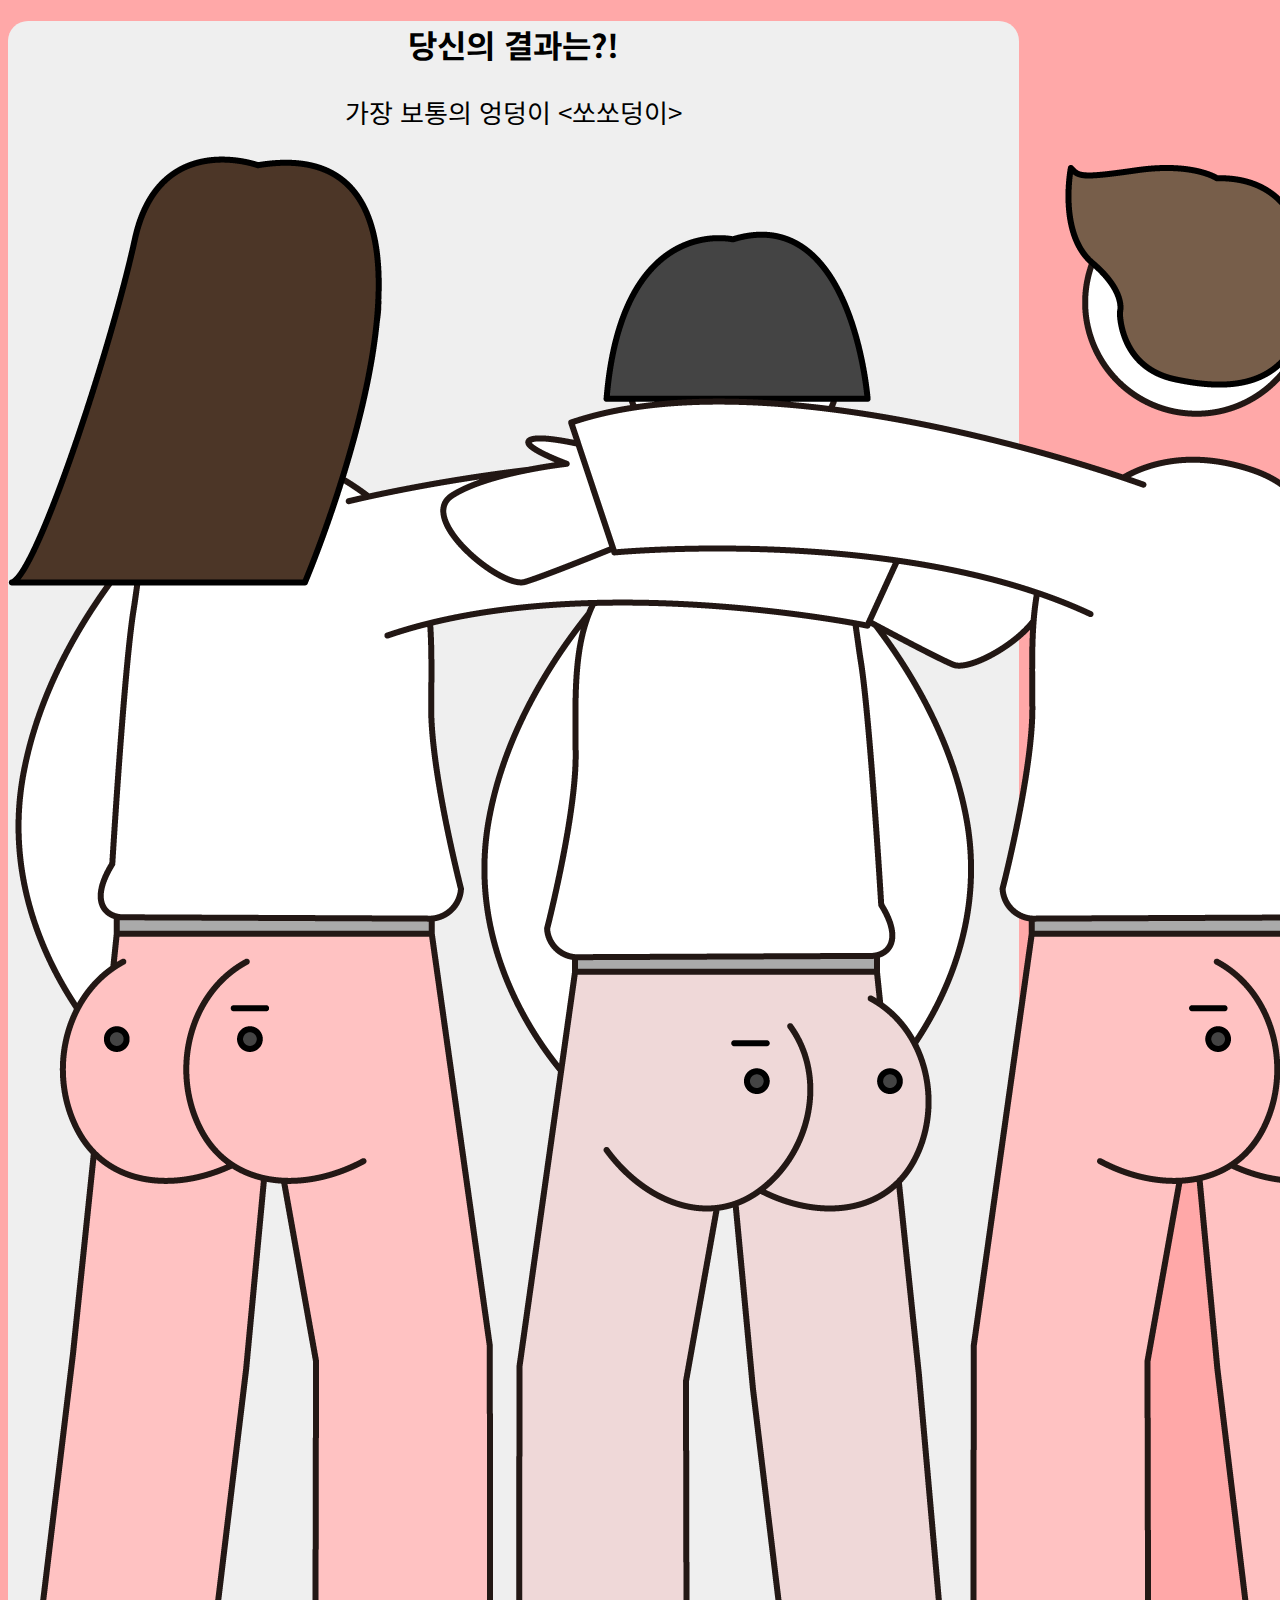
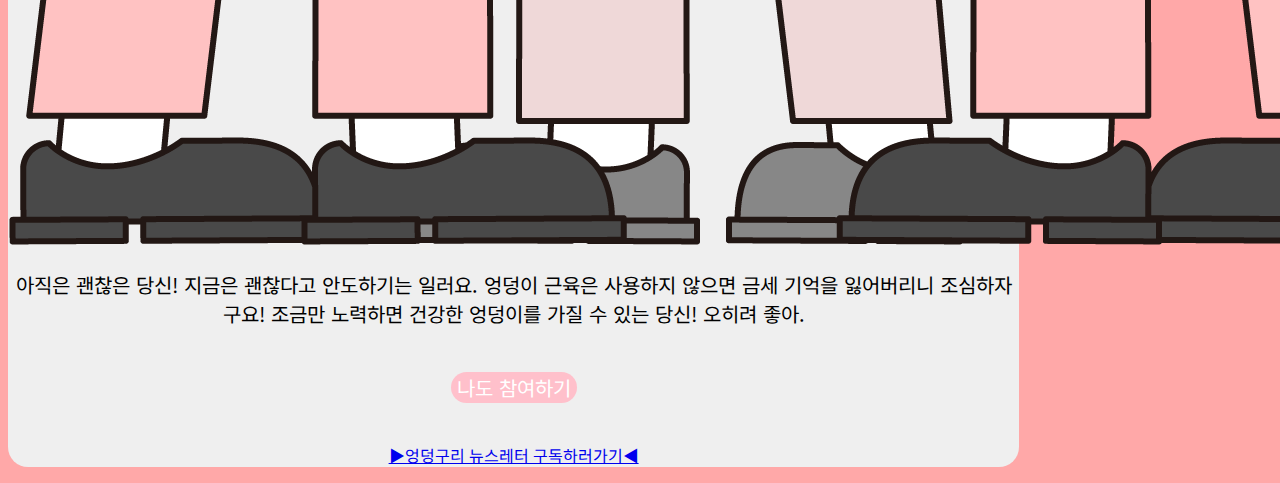
<file: page/result-7.html>
<!DOCTYPE html>
<html lang="ko" dir="ltr">

<head>
  <script data-ad-client="ca-pub-6852581021659517" async src="https://pagead2.googlesyndication.com/pagead/js/adsbygoogle.js"></script>
  <meta charset="utf-8">
  <meta name="viewport" content="width=device-width, initial-scale=1">
  <meta name="author" content="NPKstudio">
  <meta name="keywords" content="엉덩구리 테스트">
  <meta name="description" content="엉덩구리 테스트">

  <!-- sns share -->
  <meta property="og:url" content="https://ungdungtest.netlify.app" />
  <meta property="og:title" content="엉덩구리 테스트" />
  <meta property="og:type" content="website" />
  <meta property="og:image" content="..img/share.png" />
  <meta property="og:description" content="엉덩이 기억상실증 테스트" />

  <!--favicon-->
  <link rel="shortcut icon" href="..img/favicon.ico">
  <link rel="apple-touch-icon-precomposed" href="img/favicon.ico" />

  <title>엉덩구리 테스트</title>
  <link href="https://cdn.jsdelivr.net/npm/bootstrap@5.0.0-beta2/dist/css/bootstrap.min.css" rel="stylesheet" integrity="sha384-BmbxuPwQa2lc/FVzBcNJ7UAyJxM6wuqIj61tLrc4wSX0szH/Ev+nYRRuWlolflfl" crossorigin="anonymous">
  <link rel="preconnect" href="https://fonts.googleapis.com">
<link rel="preconnect" href="https://fonts.gstatic.com" crossorigin>
<link href="https://fonts.googleapis.com/css2?family=Noto+Sans+KR:wght@500&display=swap" rel="stylesheet">
  <link rel="stylesheet" href="../css/default.css">
  <link rel="stylesheet" href="../css/result.css">
  </head>
  <body>
    <section id="shareResult" class="mx-auto my-5 py-5 px-3">
      <h1>당신의 결과는?!</h1>
      <div class="resultname">
        <p>가장 보통의 엉덩이 <쏘쏘덩이></p>

      </div>
      <div id="resultImg" class="my-3 col-lg-6 col-md-8 col-sm-10 col-12 mx-auto">
        <img src="../img/image-7.png" alt="0" class="img-fluid"
      </div>
      <div class="resultDesc">
        <p>아직은 괜찮은 당신! 지금은 괜찮다고 안도하기는 일러요. 엉덩이 근육은 사용하지 않으면 금세 기억을 잃어버리니 조심하자구요! 조금만 노력하면 건강한 엉덩이를 가질 수 있는 당신! 오히려 좋아. </p>

      </div>
      <script type="text/javascript">
        function moveHome(){
          location.href = "/index.html"
        }
      </script>
      <br><button type="button" class="gohome mt-3 py-2 px-3" onclick="js:moveHome()">나도 참여하기</button><br><br>
      <p><a href="https://tumblbug.com/ungdung?ref=discover" target="_blank">▶︎엉덩구리 뉴스레터 구독하러가기◀︎</a></p>
    </section>
  </body>
</html>
</file>
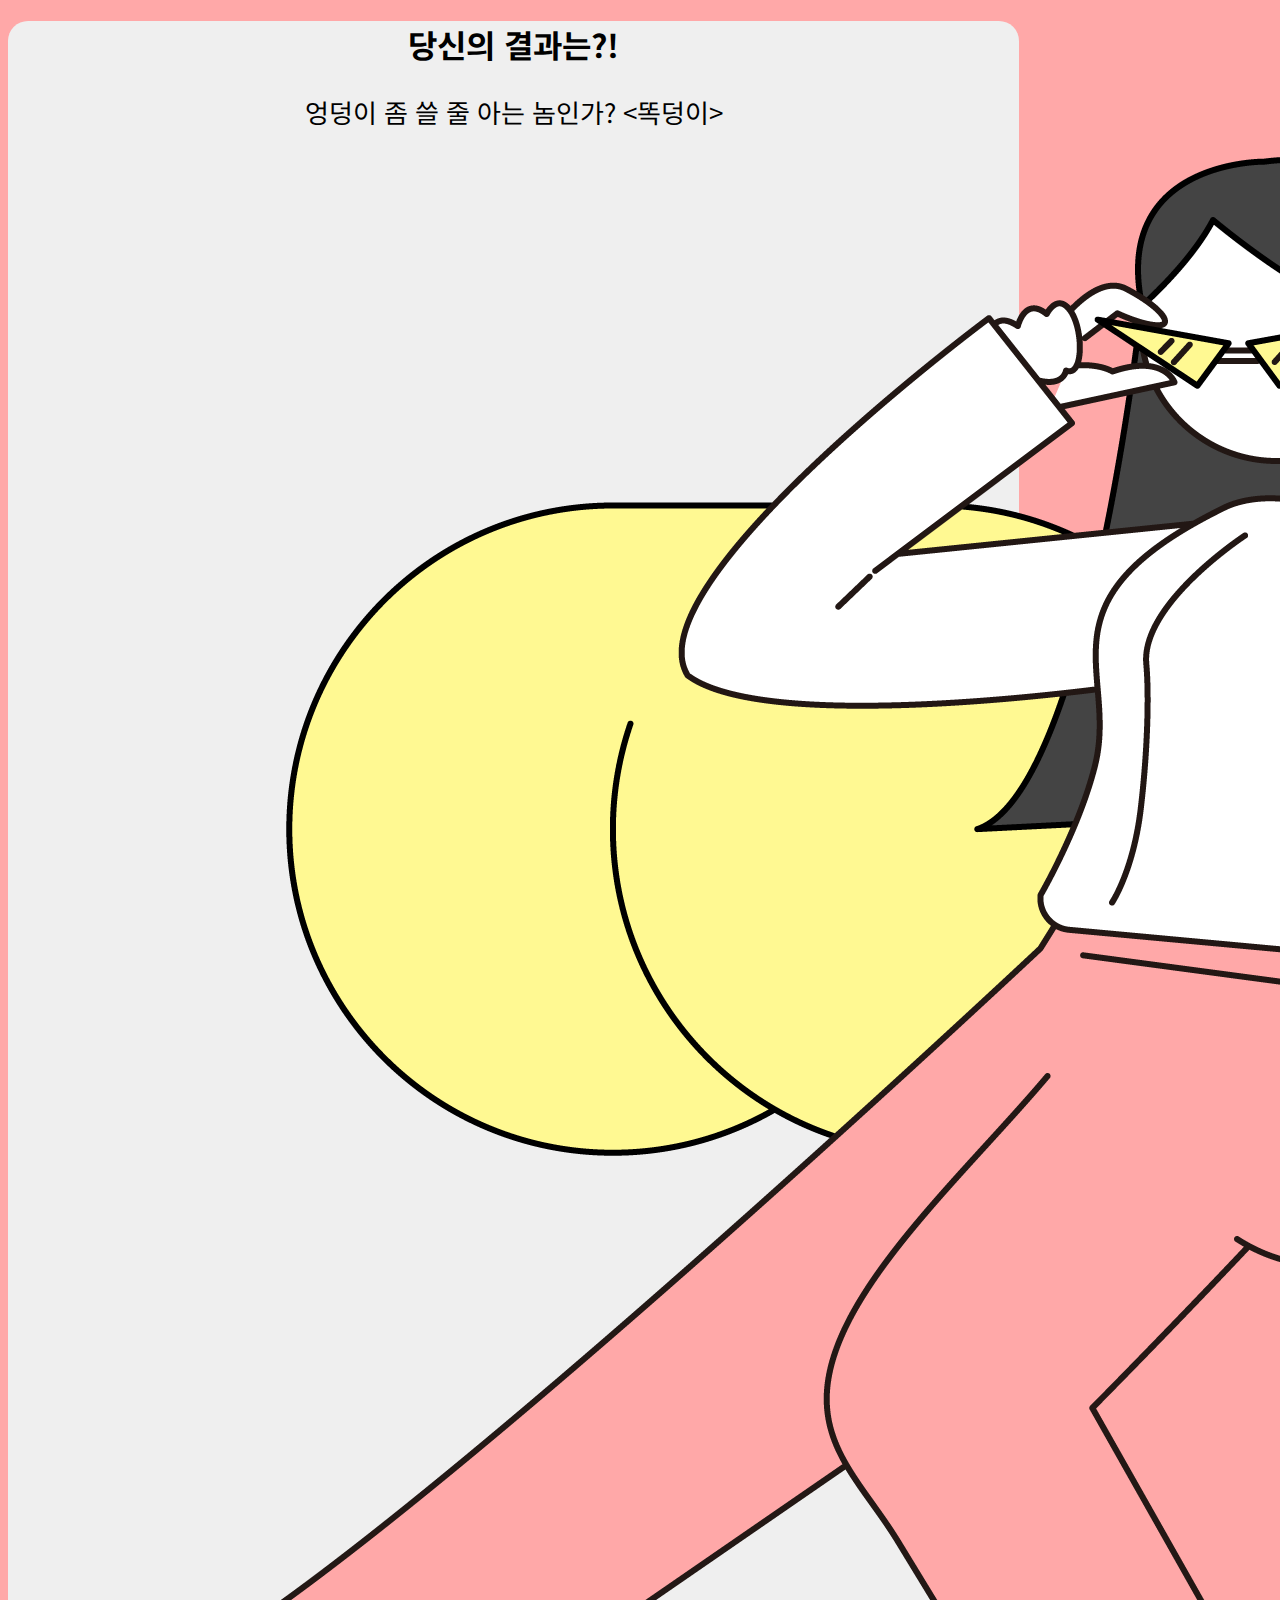
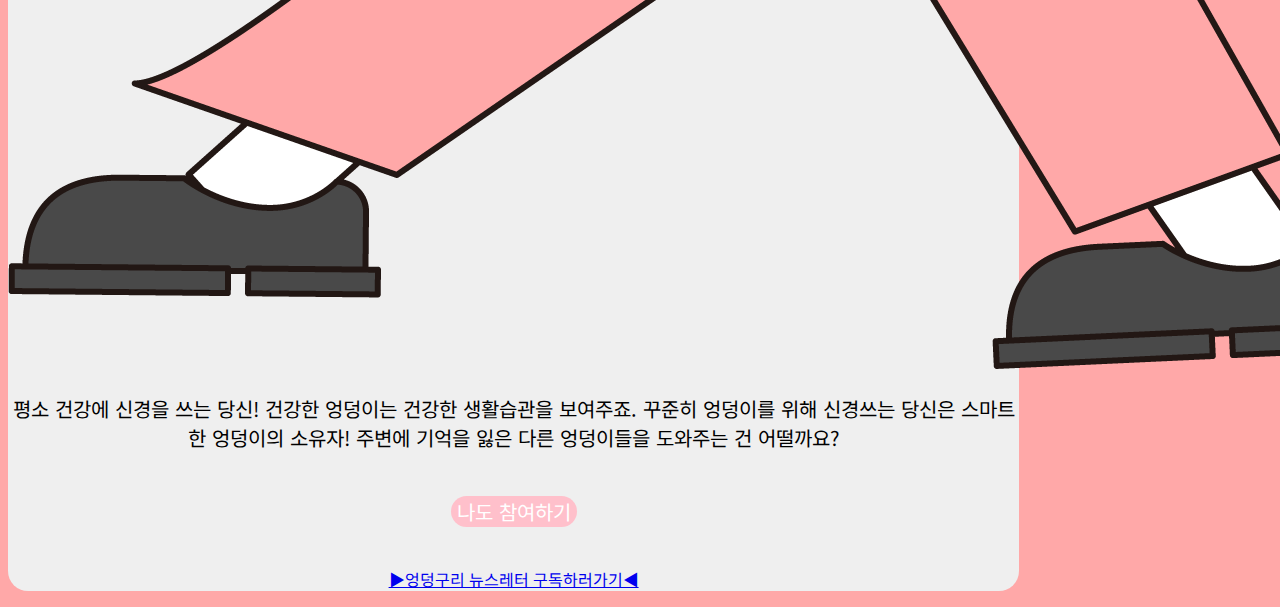
<file: page/result-8.html>
<!DOCTYPE html>
<html lang="ko" dir="ltr">

<head>
  <script data-ad-client="ca-pub-6852581021659517" async src="https://pagead2.googlesyndication.com/pagead/js/adsbygoogle.js"></script>
  <meta charset="utf-8">
  <meta name="viewport" content="width=device-width, initial-scale=1">
  <meta name="author" content="NPKstudio">
  <meta name="keywords" content="엉덩구리 테스트">
  <meta name="description" content="엉덩구리 테스트">

  <!-- sns share -->
  <meta property="og:url" content="https://ungdungtest.netlify.app" />
  <meta property="og:title" content="엉덩구리 테스트" />
  <meta property="og:type" content="website" />
  <meta property="og:image" content="..img/share.png" />
  <meta property="og:description" content="엉덩이 기억상실증 테스트" />

  <!--favicon-->
  <link rel="shortcut icon" href="..img/favicon.ico">
  <link rel="apple-touch-icon-precomposed" href="img/favicon.ico" />

  <title>엉덩구리 테스트</title>
  <link href="https://cdn.jsdelivr.net/npm/bootstrap@5.0.0-beta2/dist/css/bootstrap.min.css" rel="stylesheet" integrity="sha384-BmbxuPwQa2lc/FVzBcNJ7UAyJxM6wuqIj61tLrc4wSX0szH/Ev+nYRRuWlolflfl" crossorigin="anonymous">
  <link rel="preconnect" href="https://fonts.googleapis.com">
<link rel="preconnect" href="https://fonts.gstatic.com" crossorigin>
<link href="https://fonts.googleapis.com/css2?family=Noto+Sans+KR:wght@500&display=swap" rel="stylesheet">
  <link rel="stylesheet" href="../css/default.css">
  <link rel="stylesheet" href="../css/result.css">
  </head>
  <body>
    <section id="shareResult" class="mx-auto my-5 py-5 px-3">
      <h1>당신의 결과는?!</h1>
      <div class="resultname">
        <p>엉덩이 좀 쓸 줄 아는 놈인가? <똑덩이></p>

      </div>
      <div id="resultImg" class="my-3 col-lg-6 col-md-8 col-sm-10 col-12 mx-auto">
        <img src="../img/image-8.png" alt="0" class="img-fluid"
      </div>
      <div class="resultDesc">
        <p>평소 건강에 신경을 쓰는 당신! 건강한 엉덩이는 건강한 생활습관을 보여주죠. 꾸준히 엉덩이를 위해 신경쓰는 당신은 스마트한 엉덩이의 소유자! 주변에 기억을 잃은 다른 엉덩이들을 도와주는 건 어떨까요? </p>

      </div>
      <script type="text/javascript">
        function moveHome(){
          location.href = "/index.html"
        }
      </script>
      <br><button type="button" class="gohome mt-3 py-2 px-3" onclick="js:moveHome()">나도 참여하기</button><br><br>
      <p><a href="https://tumblbug.com/ungdung?ref=discover" target="_blank">▶︎엉덩구리 뉴스레터 구독하러가기◀︎</a></p>
    </section>
  </body>
</html>
</file>
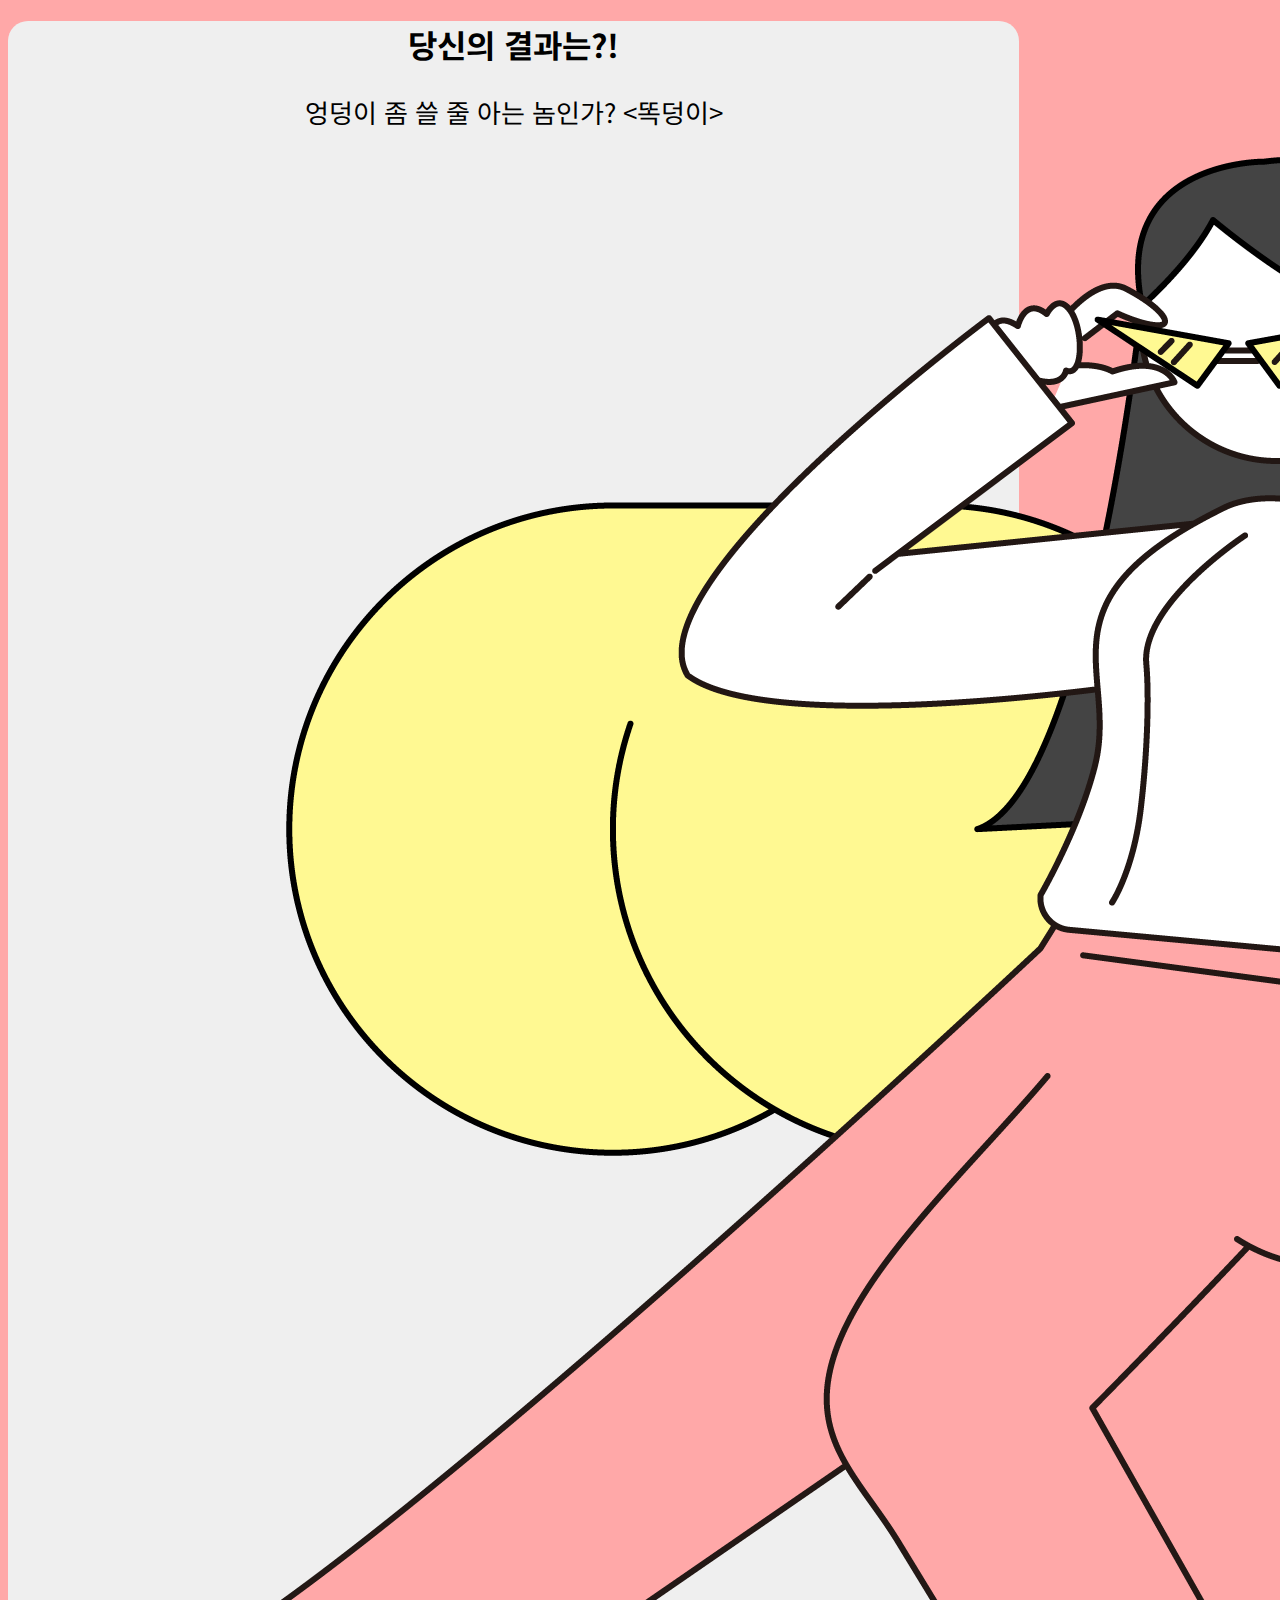
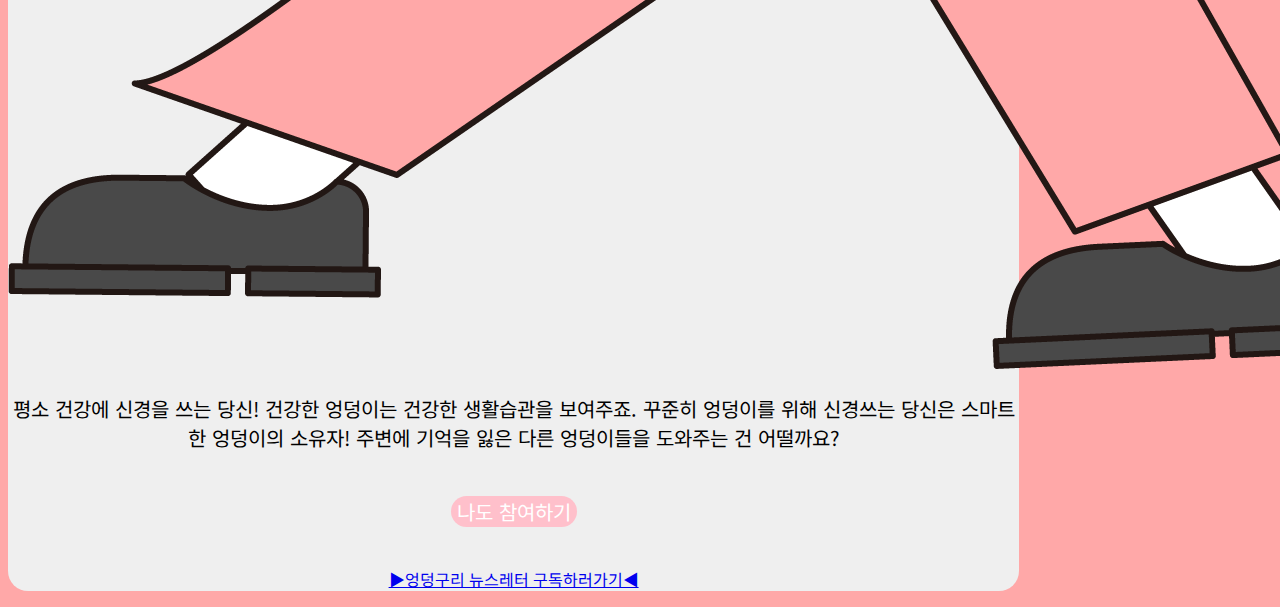
<file: page/result-9.html>
<!DOCTYPE html>
<html lang="ko" dir="ltr">

<head>
  <script data-ad-client="ca-pub-6852581021659517" async src="https://pagead2.googlesyndication.com/pagead/js/adsbygoogle.js"></script>
  <meta charset="utf-8">
  <meta name="viewport" content="width=device-width, initial-scale=1">
  <meta name="author" content="NPKstudio">
  <meta name="keywords" content="엉덩구리 테스트">
  <meta name="description" content="엉덩구리 테스트">

  <!-- sns share -->
  <meta property="og:url" content="https://ungdungtest.netlify.app" />
  <meta property="og:title" content="엉덩구리 테스트" />
  <meta property="og:type" content="website" />
  <meta property="og:image" content="..img/share.png" />
  <meta property="og:description" content="엉덩이 기억상실증 테스트" />

  <!--favicon-->
  <link rel="shortcut icon" href="..img/favicon.ico">
  <link rel="apple-touch-icon-precomposed" href="img/favicon.ico" />

  <title>엉덩구리 테스트</title>
  <link href="https://cdn.jsdelivr.net/npm/bootstrap@5.0.0-beta2/dist/css/bootstrap.min.css" rel="stylesheet" integrity="sha384-BmbxuPwQa2lc/FVzBcNJ7UAyJxM6wuqIj61tLrc4wSX0szH/Ev+nYRRuWlolflfl" crossorigin="anonymous">
  <link rel="preconnect" href="https://fonts.googleapis.com">
<link rel="preconnect" href="https://fonts.gstatic.com" crossorigin>
<link href="https://fonts.googleapis.com/css2?family=Noto+Sans+KR:wght@500&display=swap" rel="stylesheet">
  <link rel="stylesheet" href="../css/default.css">
  <link rel="stylesheet" href="../css/result.css">
  </head>
  <body>
    <section id="shareResult" class="mx-auto my-5 py-5 px-3">
      <h1>당신의 결과는?!</h1>
      <div class="resultname">
        <p>엉덩이 좀 쓸 줄 아는 놈인가? <똑덩이></p>

      </div>
      <div id="resultImg" class="my-3 col-lg-6 col-md-8 col-sm-10 col-12 mx-auto">
        <img src="../img/image-9.png" alt="0" class="img-fluid"
      </div>
      <div class="resultDesc">
        <p>평소 건강에 신경을 쓰는 당신! 건강한 엉덩이는 건강한 생활습관을 보여주죠. 꾸준히 엉덩이를 위해 신경쓰는 당신은 스마트한 엉덩이의 소유자! 주변에 기억을 잃은 다른 엉덩이들을 도와주는 건 어떨까요? </p>

      </div>
      <script type="text/javascript">
        function moveHome(){
          location.href = "/index.html"
        }
      </script>
      <br><button type="button" class="gohome mt-3 py-2 px-3" onclick="js:moveHome()">나도 참여하기</button><br><br>
      <p><a href="https://tumblbug.com/ungdung?ref=discover" target="_blank">▶︎엉덩구리 뉴스레터 구독하러가기◀︎</a></p>
    </section>
  </body>
</html>
</file>
<file: css/default.css>
body{
  background-color: #ffa8a8;
}

*{
  font-family: 'Noto Sans KR', sans-serif;
}
</file>
<file: css/result.css>
#result{
  display: none;
  background-color: #efefef;
  width: 80%;
  text-align: center;
  border-radius: 20px;
}

#shareResult{
  background-color: #efefef;
  width: 80%;
  text-align: center;
  border-radius: 20px;
}

.resultname{
  font-size: 26px;
}

.resultDesc{
  font-size: 20px;
}

.kakao{
  color: white;
  background-color: #FEE500;
  font-size: 20px;
  border: 0px;
  border-radius: 20px;
}

.kakao:hover, .kakao:focus {
  background-color: #efefef;
  color: #FEE500;
}

.gohome{
  color: white;
  background-color: pink;
  font-size: 20px;
  border: 0px;
  border-radius: 20px;
}

.gohome:hover, .gohome:focus {
  background-color: whitesmoke;
  color: pink;
}
</file>
